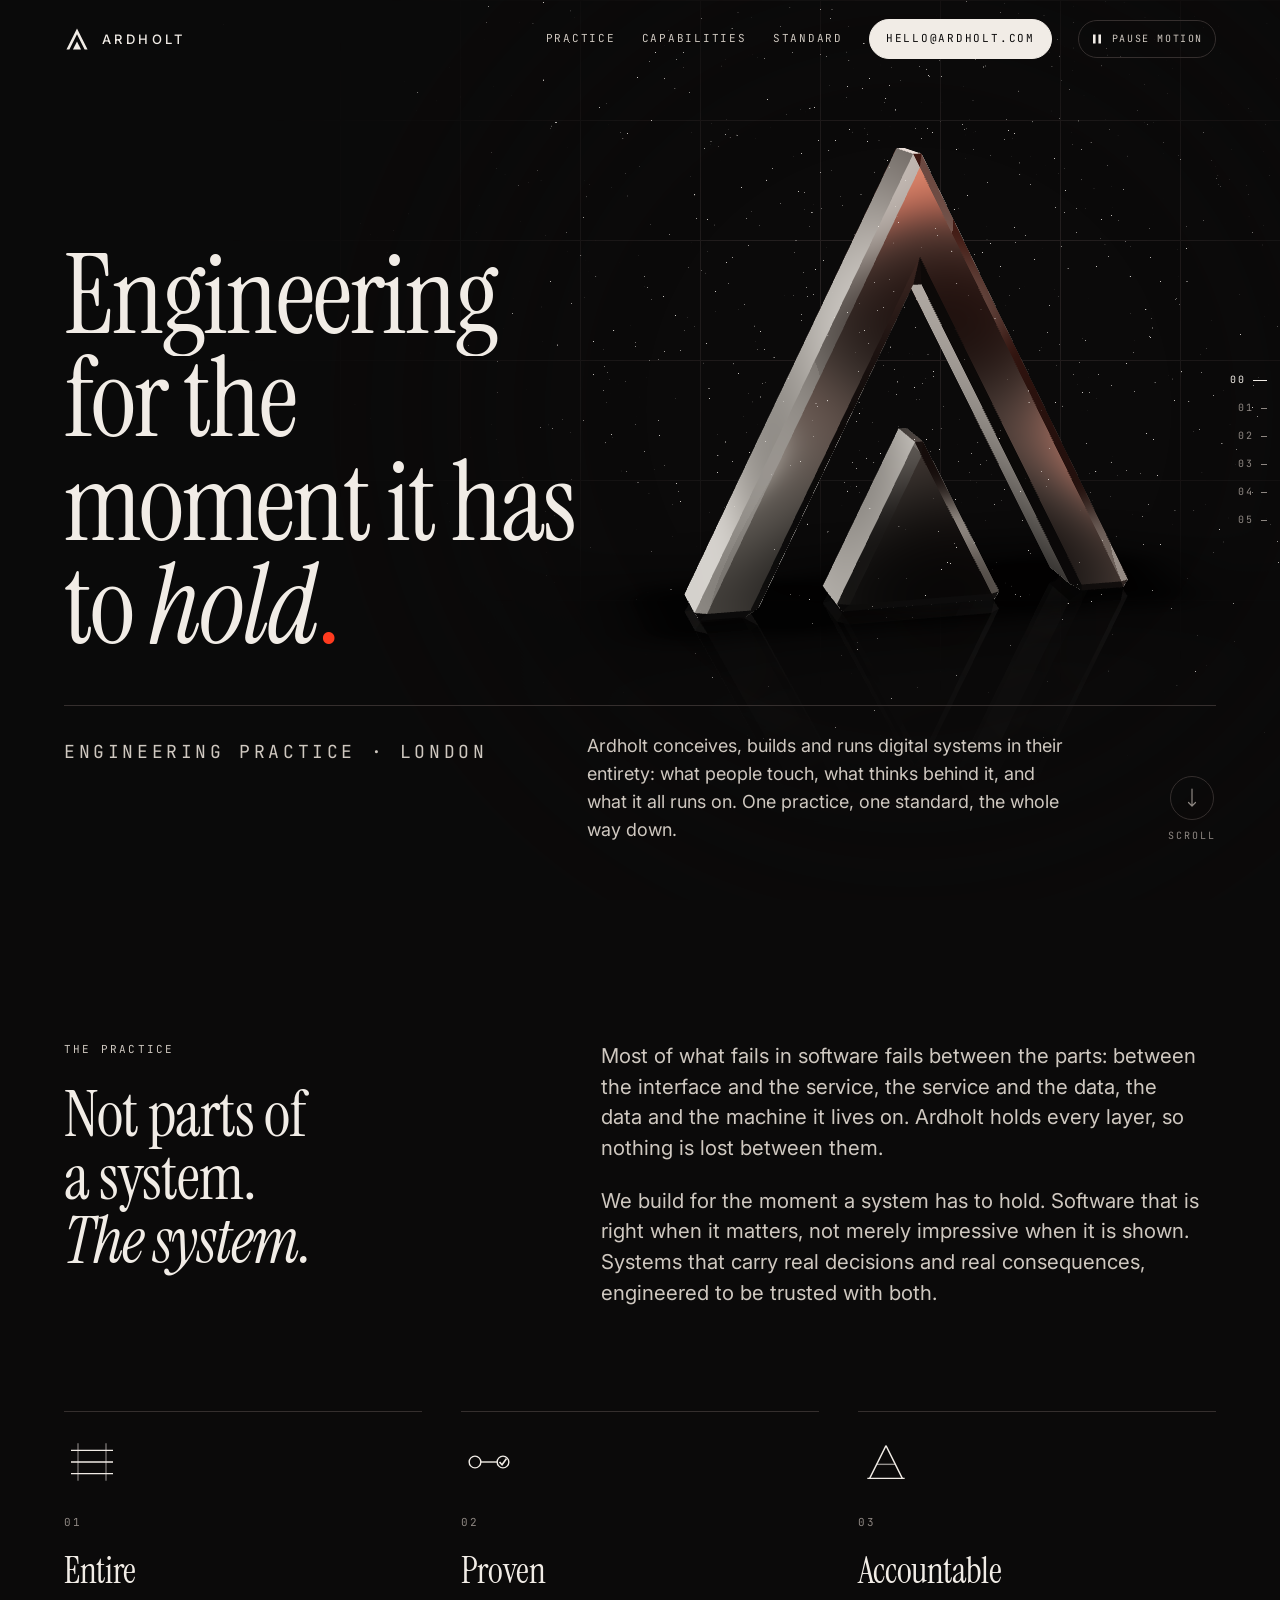
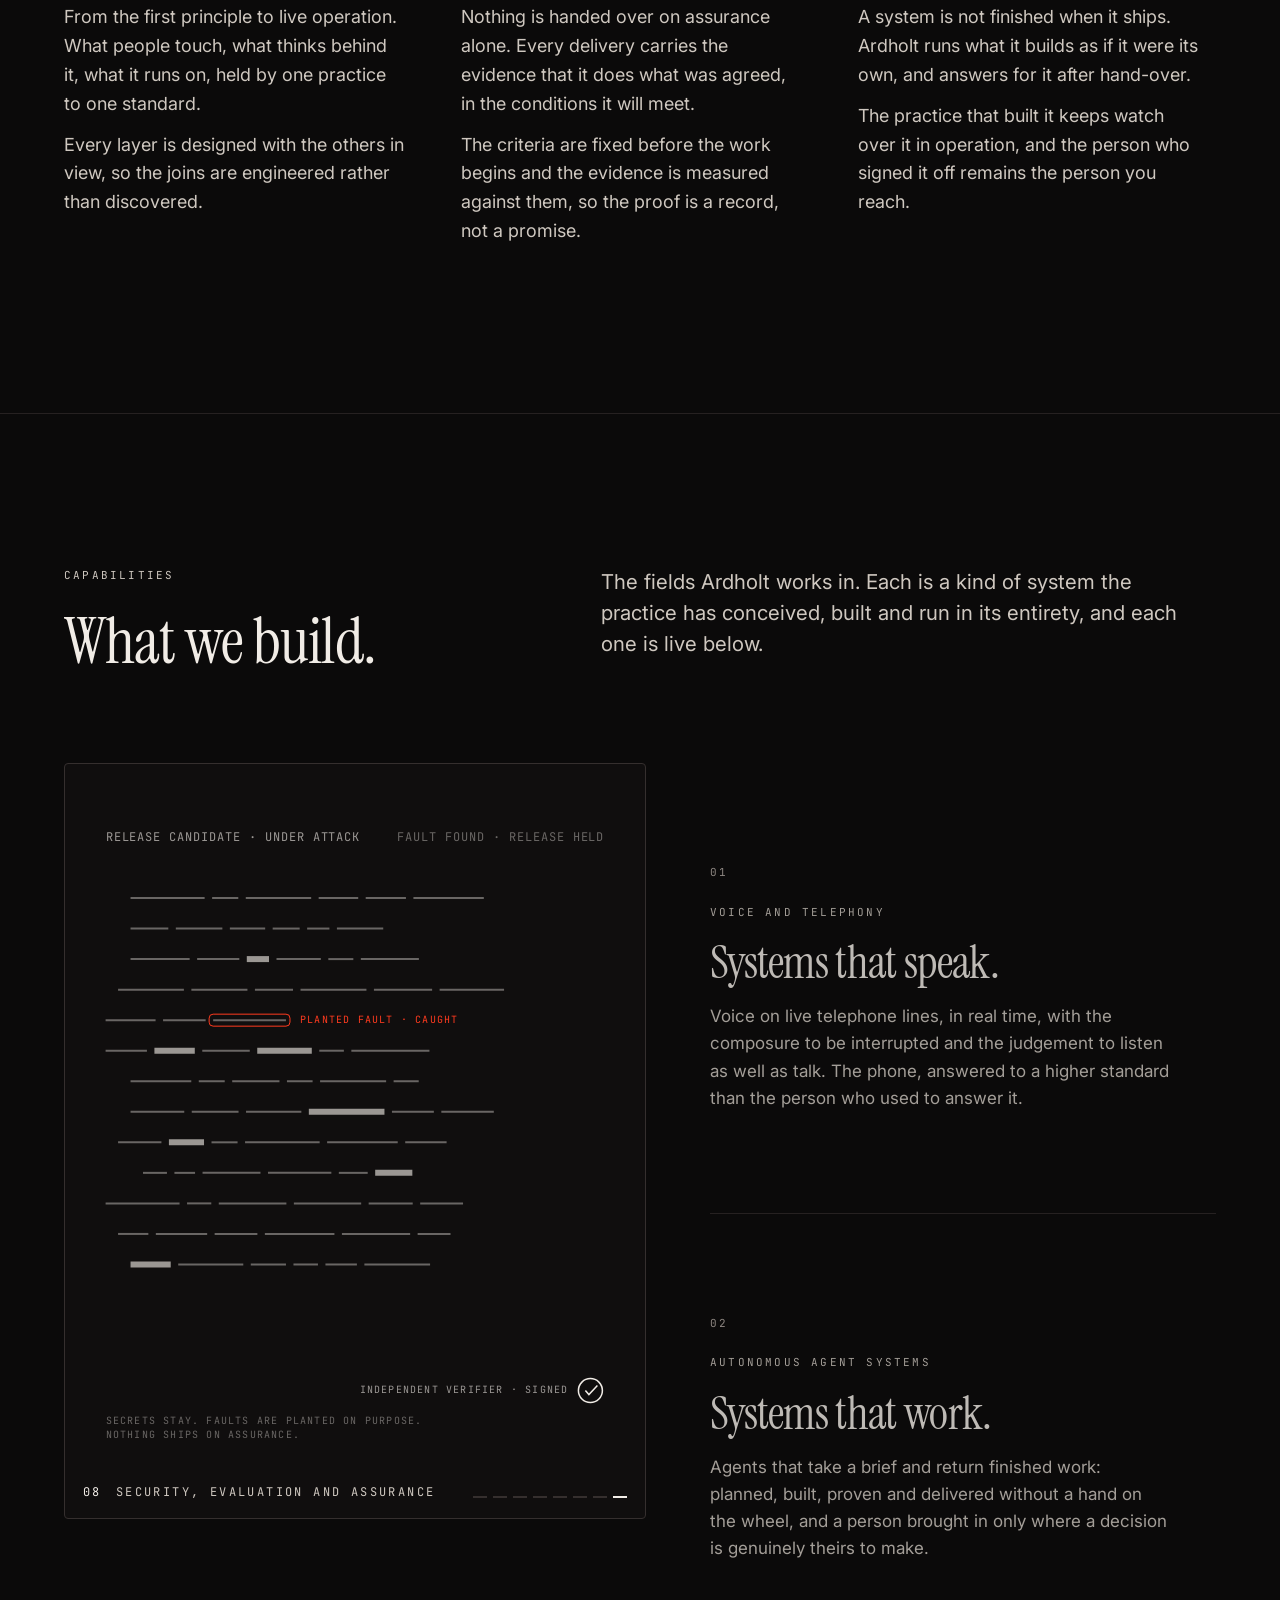
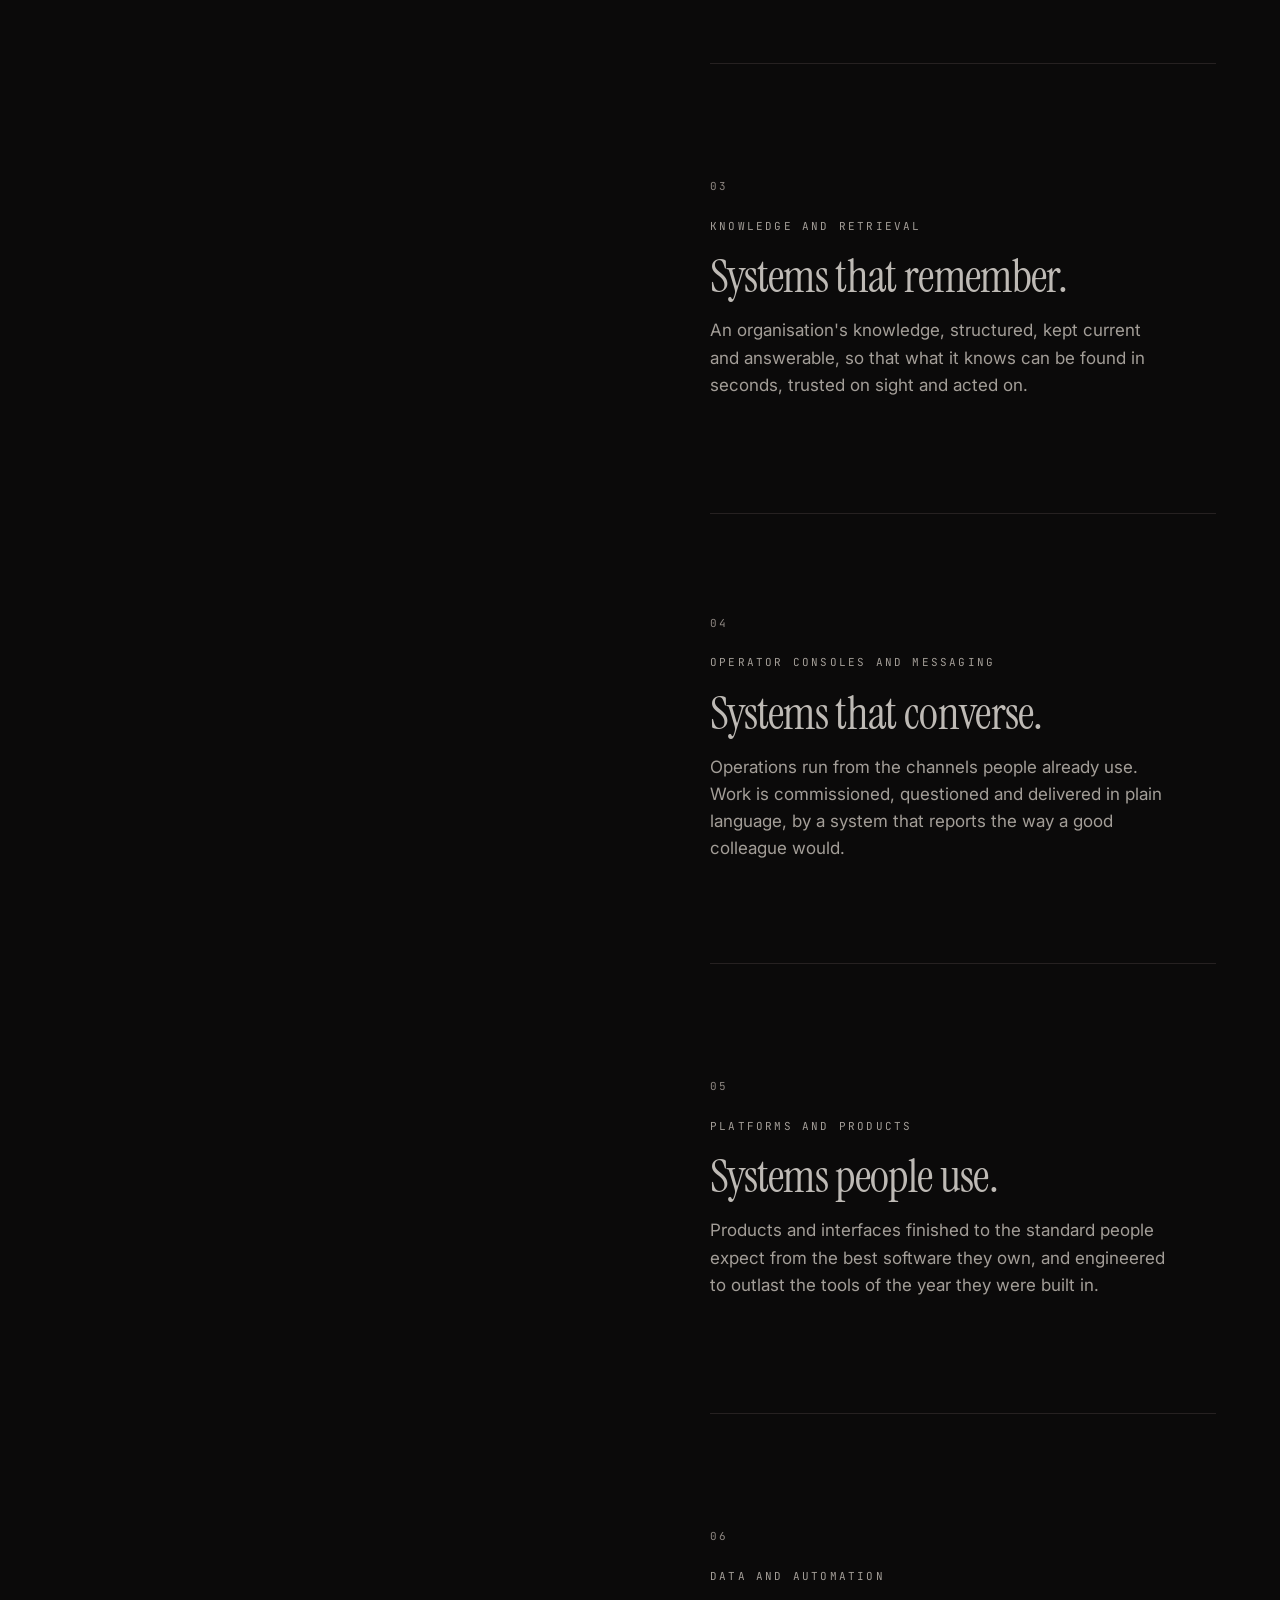
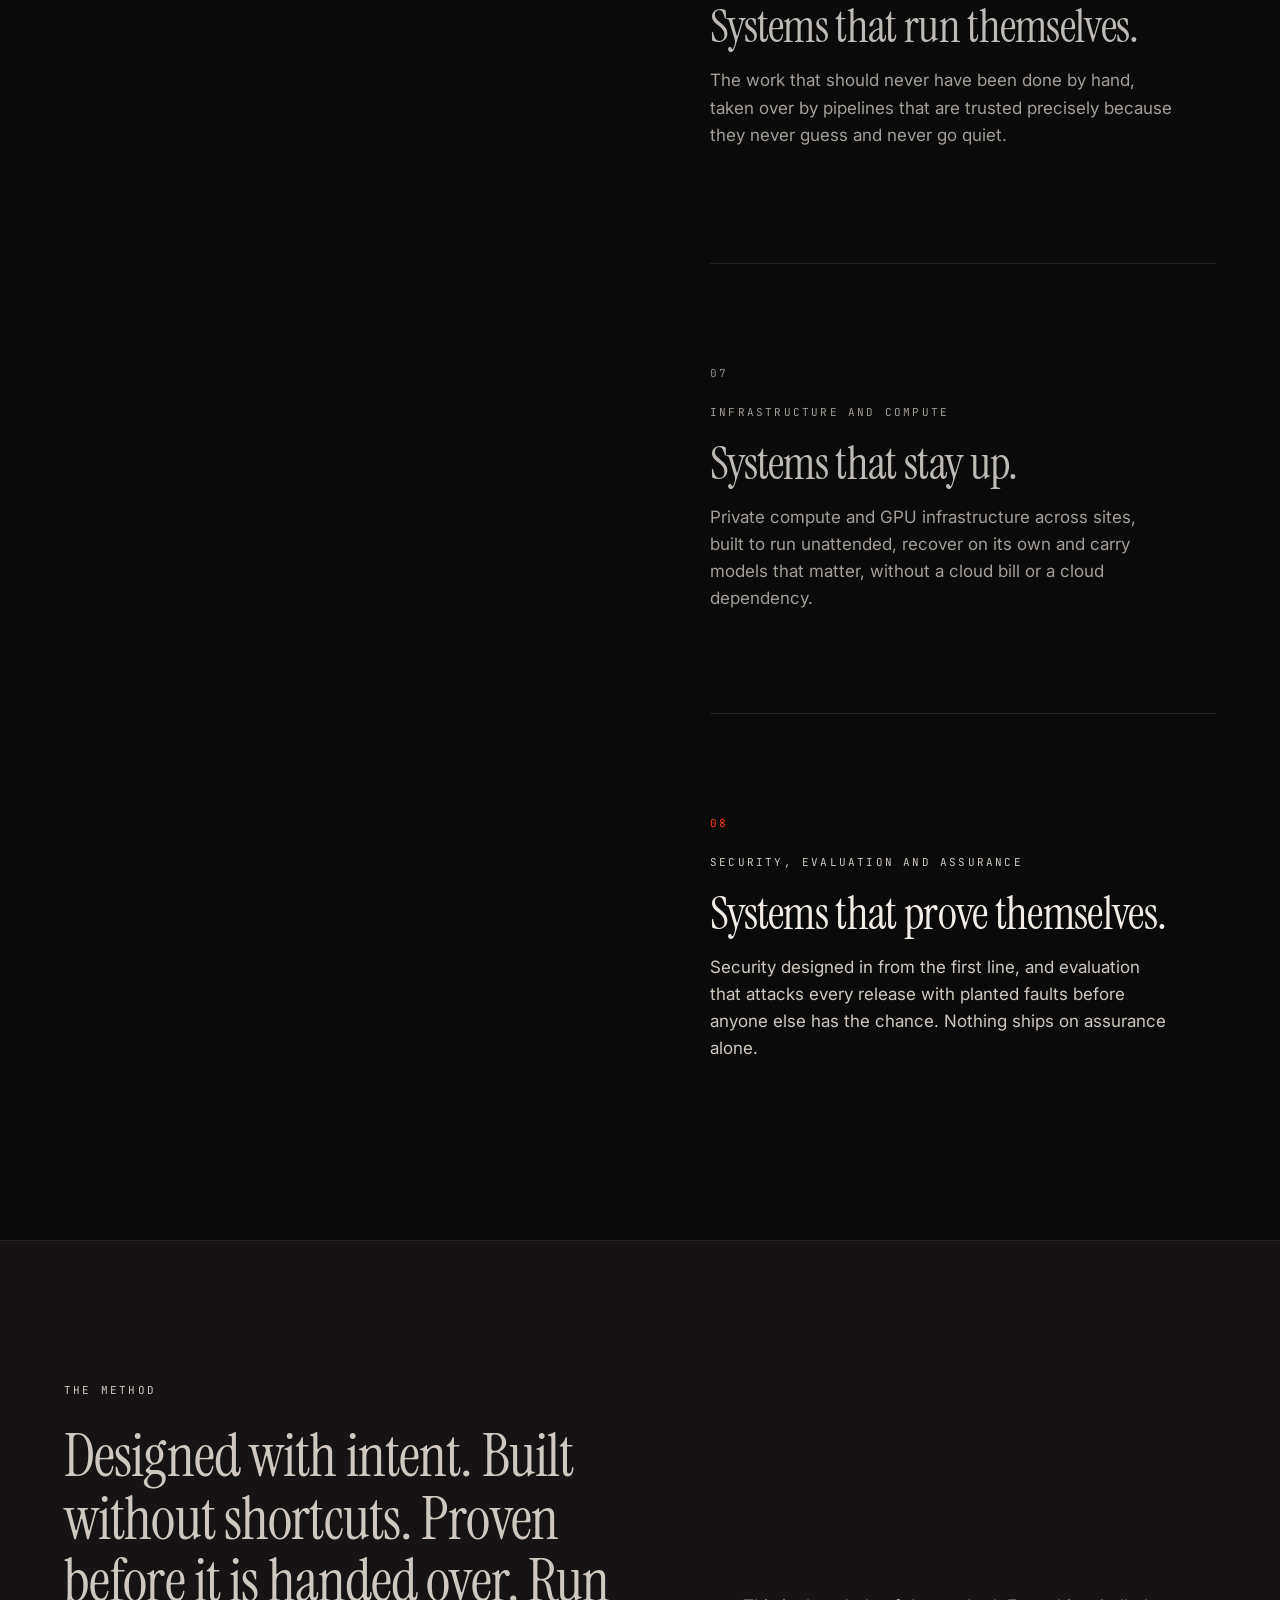
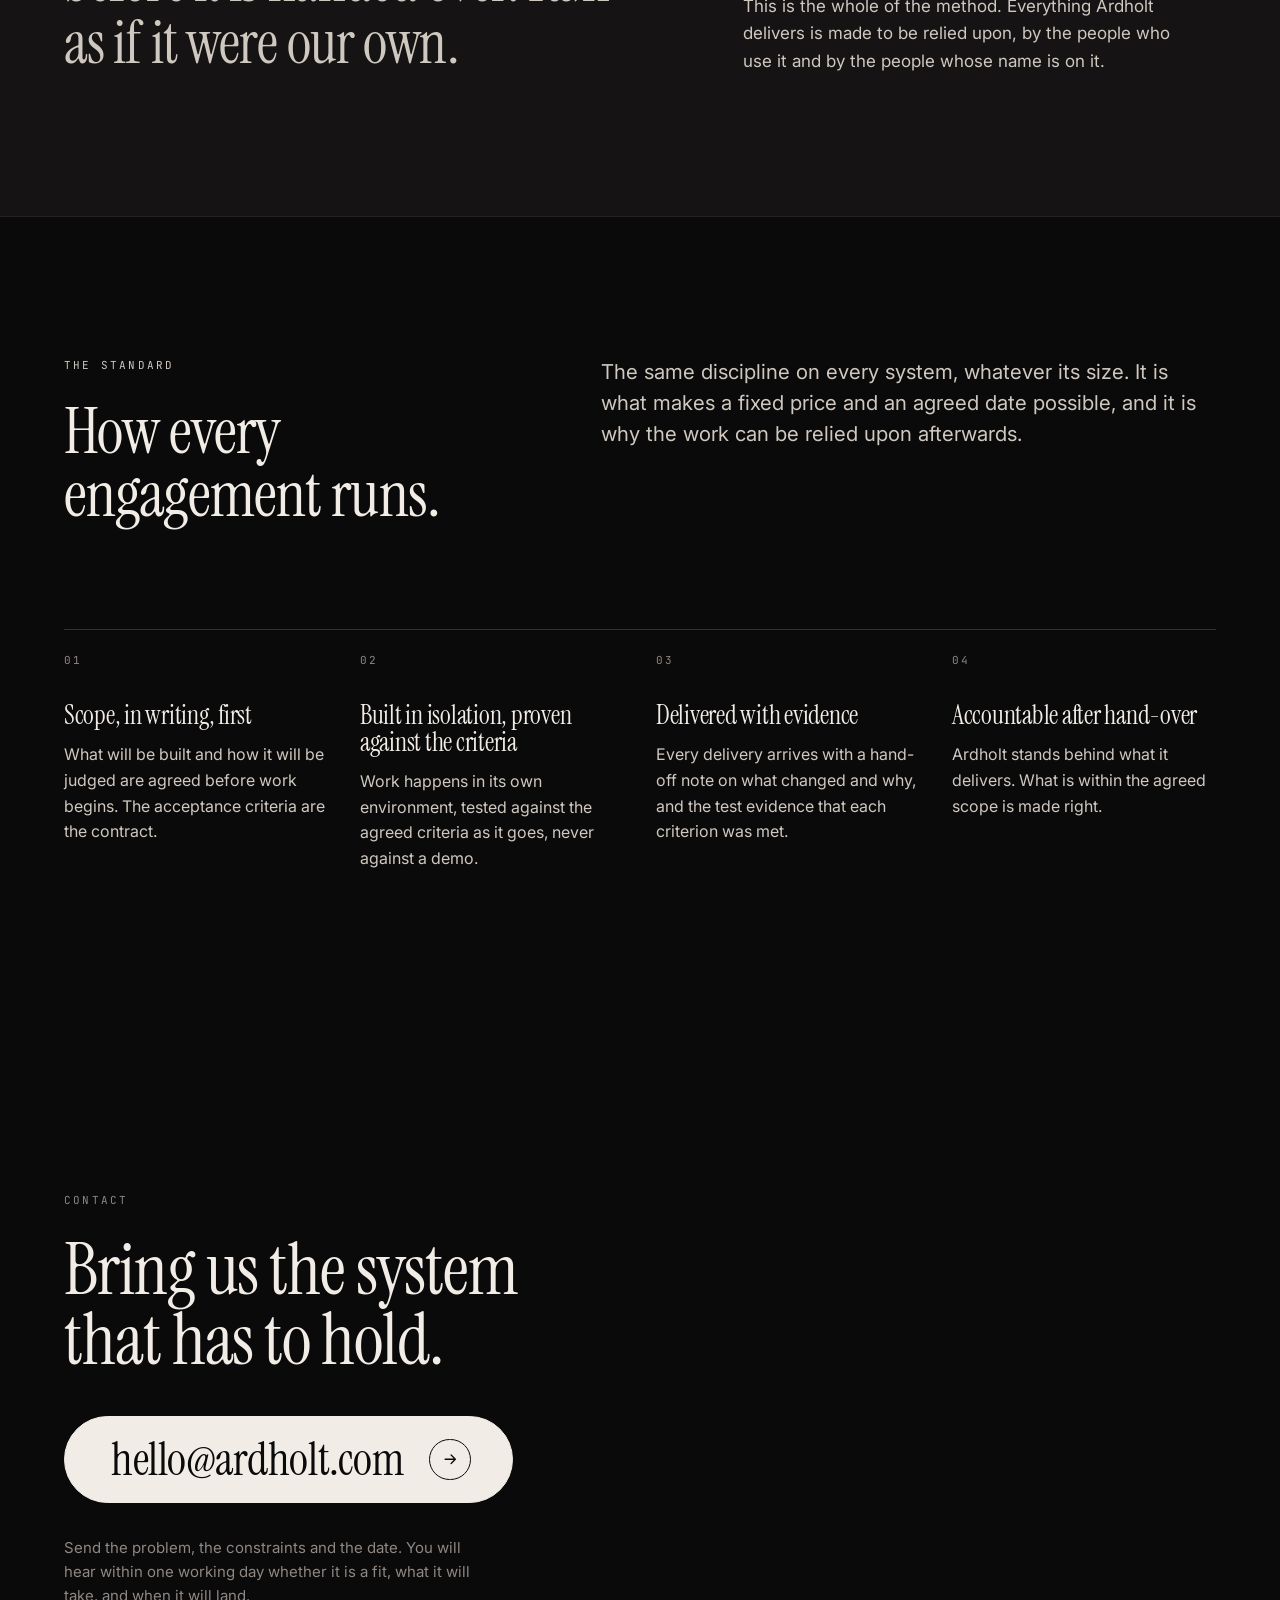
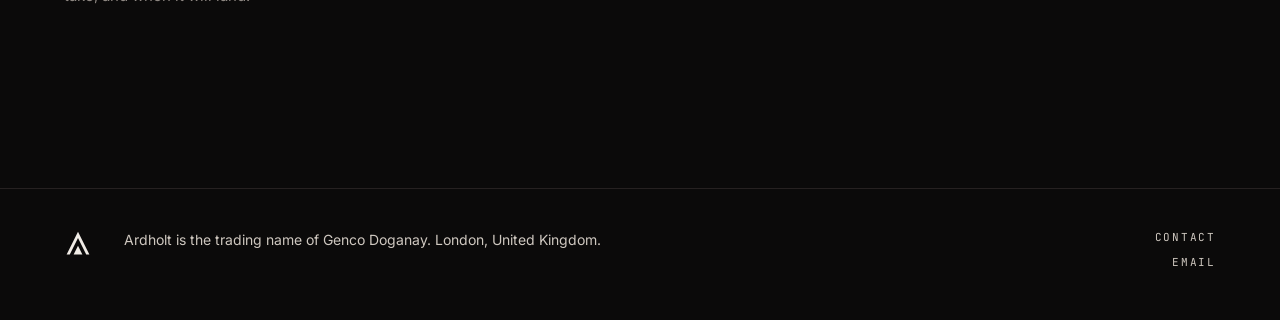
<file: index.html>
<!doctype html>
<html lang="en-GB" class="no-js">
<head>
<meta charset="utf-8">
<meta name="viewport" content="width=device-width, initial-scale=1">
<title>Ardholt — Engineering practice, London</title>
<meta name="description" content="Ardholt is a London engineering practice that conceives, builds and runs digital systems in their entirety: voice and telephony, autonomous agent systems, knowledge and retrieval, platforms, data, infrastructure, security and evaluation. Built for the moment a system has to hold.">
<meta property="og:title" content="Ardholt — Engineering practice, London">
<meta property="og:description" content="Digital systems conceived, built and run in their entirety. Built for the moment a system has to hold.">
<meta property="og:type" content="website">
<meta property="og:url" content="https://ardholt.com/">
<meta property="og:image" content="https://ardholt.com/assets/og.png">
<link rel="canonical" href="https://ardholt.com/">
<script type="application/ld+json">{"@context":"https://schema.org","@graph":[{"@type":"Organization","@id":"https://ardholt.com/#org","name":"Ardholt","url":"https://ardholt.com/","logo":"https://ardholt.com/assets/icon-192.png","email":"hello@ardholt.com","address":{"@type":"PostalAddress","addressLocality":"London","addressCountry":"GB"},"founder":{"@type":"Person","name":"Genco Doganay"},"description":"A London engineering practice that conceives, builds and runs digital systems in their entirety."},{"@type":"WebSite","@id":"https://ardholt.com/#site","url":"https://ardholt.com/","name":"Ardholt","publisher":{"@id":"https://ardholt.com/#org"}}]}</script>
<meta name="theme-color" content="#0b0a0a">
<link rel="icon" href="assets/favicon.svg" type="image/svg+xml">
<link rel="icon" href="assets/favicon-32.png" sizes="32x32" type="image/png">
<link rel="apple-touch-icon" href="assets/apple-touch-icon.png">
<link rel="preconnect" href="https://fonts.googleapis.com">
<link rel="preconnect" href="https://fonts.gstatic.com" crossorigin>
<link rel="stylesheet" href="https://fonts.googleapis.com/css2?family=Instrument+Serif:ital@0;1&family=Inter:wght@400;500&family=JetBrains+Mono:wght@400&display=swap">
<link rel="stylesheet" href="assets/site.css">
<link rel="stylesheet" href="assets/theatre.css">
<script>document.documentElement.classList.remove('no-js');try{if(localStorage.getItem('ardholt-motion')==='off')document.documentElement.classList.add('motion-off')}catch(e){}</script>
<script>(function(r,h){var off=r.classList.contains('motion-off')||matchMedia('(prefers-reduced-motion: reduce)').matches||navigator.webdriver;addEventListener('pagereveal',function(e){var v=e.viewTransition;if(!v)return;if(off||r.classList.contains('motion-off')){v.skipTransition();return}r.classList.add('th-hold');setTimeout(function(){r.classList.remove('th-hold')},250)});try{if(!sessionStorage.getItem('ardholt-seen')){sessionStorage.setItem('ardholt-seen','1');if(h&&!off)r.classList.add('th-arrive')}}catch(e){}})(document.documentElement,1)</script>
</head>
<body>
<a class="skip" href="#main">Skip to main content</a>

<header class="top" id="hdr">
  <a class="brand" href="#top" aria-label="Ardholt, home">
    <svg viewBox="0 0 32 32" fill="currentColor" aria-hidden="true"><path d="M3 29 16 3l13 26h-3.6L16 10.2 6.6 29H3Z"/><path d="M11 29l5-10 5 10H11Z"/></svg>
    ARDHOLT
  </a>
  <nav class="nav" aria-label="Primary">
    <a href="practice/">Practice</a>
    <a href="capabilities/">Capabilities</a>
    <a href="standard/">Standard</a>
    <a class="c btn" href="mailto:hello@ardholt.com"><span class="full">hello@ardholt.com</span><span class="short">Email</span></a>
    <button class="motion" id="motion" type="button" aria-pressed="false"><svg class="ind" viewBox="0 0 12 12" aria-hidden="true"><g class="pause"><rect x="2" y="1.5" width="2.6" height="9"/><rect x="7.4" y="1.5" width="2.6" height="9"/></g><path class="play" d="M3 1.5v9l7.5-4.5z"/></svg><span class="t">Pause motion</span></button>
    <button class="th-menu-btn" id="th-menu-btn" type="button" aria-expanded="false" aria-controls="th-menu"><span class="ic" aria-hidden="true"></span>Menu</button>
  </nav>
</header>
<div class="th-menu" id="th-menu" hidden>
  <nav aria-label="Menu"><ol>
    <li><a class="it" href="practice/"><span class="n" aria-hidden="true">01</span>Practice</a></li>
    <li><a class="it" href="capabilities/"><span class="n" aria-hidden="true">02</span>Capabilities</a></li>
    <li><a class="it" href="standard/"><span class="n" aria-hidden="true">03</span>Standard</a></li>
    <li><a class="it" href="contact/"><span class="n" aria-hidden="true">04</span>Contact</a></li>
  </ol></nav>
  <a class="pill" href="mailto:hello@ardholt.com">hello@ardholt.com</a>
</div>

<main id="main">
<section class="hero wrap" id="top" aria-labelledby="h1">
  <canvas id="truss" class="truss" aria-hidden="true"></canvas>
  <div class="lattice" aria-hidden="true"></div>
  <h1 id="h1" class="lines" data-split>Engineering for the moment it has to <i>hold</i><span class="dot">.</span></h1>
  <nav class="mnav" aria-label="Sections"><a href="#practice">Practice</a><a href="#capabilities">Capabilities</a><a href="#standard">Standard</a></nav>
  <div class="under">
    <p class="label rv nowrap eyebrow">Engineering practice · London</p>
    <p class="rv">Ardholt conceives, builds and runs digital systems in their entirety: what people touch, what thinks behind it, and what it all runs on. One practice, one standard, the whole way down.</p>
  </div>
  <a class="cue rv" href="#practice"><i aria-hidden="true"><svg viewBox="0 0 12 24" fill="none" stroke="currentColor" stroke-width="1.2" stroke-linecap="round" stroke-linejoin="round"><path d="M6 3v17M2.5 16.5 6 20l3.5-3.5"/></svg></i><b>Scroll</b></a>
</section>

<section class="sec wrap" id="practice" aria-labelledby="h-practice">
  <div class="head">
    <div><span class="label rv">The practice</span><h2 id="h-practice" class="lines" data-split>Not parts of a system. <i>The system.</i></h2></div>
    <div>
      <p class="lede rv">Most of what fails in software fails between the parts: between the interface and the service, the service and the data, the data and the machine it lives on. Ardholt holds every layer, so nothing is lost between them.</p>
      <p class="lede rv">We build for the moment a system has to hold. Software that is right when it matters, not merely impressive when it is shown. Systems that carry real decisions and real consequences, engineered to be trusted with both.</p>
    </div>
  </div>
  <div class="three">
    <div class="rv tilt"><svg class="dg" viewBox="0 0 48 48" fill="none" stroke="currentColor" stroke-width="1.2" aria-hidden="true"><path d="M6 14h36M6 24h36M6 34h36"/><path d="M12 8v32M36 8v32" stroke-opacity=".45"/></svg><span class="n">01</span><h3>Entire</h3><p>From the first principle to live operation. What people touch, what thinks behind it, what it runs on, held by one practice to one standard.</p><p class="more">Every layer is designed with the others in view, so the joins are engineered rather than discovered.</p></div>
    <div class="rv tilt"><svg class="dg" viewBox="0 0 48 48" fill="none" stroke="currentColor" stroke-width="1.2" aria-hidden="true"><circle cx="12" cy="24" r="5"/><circle cx="36" cy="24" r="5"/><path d="M17 24h14"/><path d="M33 24l2.2 2.4L39 21" stroke-width="1.4"/></svg><span class="n">02</span><h3>Proven</h3><p>Nothing is handed over on assurance alone. Every delivery carries the evidence that it does what was agreed, in the conditions it will meet.</p><p class="more">The criteria are fixed before the work begins and the evidence is measured against them, so the proof is a record, not a promise.</p></div>
    <div class="rv tilt"><svg class="dg" viewBox="0 0 48 48" fill="none" stroke="currentColor" stroke-width="1.2" aria-hidden="true"><path d="M8 38h32"/><path d="M24 10 10 38M24 10l14 28" /><path d="M16 26h16" stroke-opacity=".6"/></svg><span class="n">03</span><h3>Accountable</h3><p>A system is not finished when it ships. Ardholt runs what it builds as if it were its own, and answers for it after hand-over.</p><p class="more">The practice that built it keeps watch over it in operation, and the person who signed it off remains the person you reach.</p></div>
  </div>
</section>

<section class="caps" id="capabilities" aria-labelledby="h-caps">
  <div class="wrap">
    <div class="head sec-head">
      <div><span class="label rv">Capabilities</span><h2 id="h-caps" class="lines" data-split>What we build.</h2></div>
      <div><p class="lede rv">The fields Ardholt works in. Each is a kind of system the practice has conceived, built and run in its entirety, and each one is live below.</p></div>
    </div>
  </div>
  <div class="wrap scrolly">
    <div class="stage">
      <canvas id="viz" aria-hidden="true"></canvas>
      <div class="stage-label label" aria-live="polite"><span id="viz-n">01</span> <span id="viz-t">Voice and telephony</span></div>
      <ol class="rail" aria-hidden="true"><li class="on"></li><li></li><li></li><li></li><li></li><li></li><li></li><li></li></ol>
    </div>
    <ol class="steps-list">
      <li class="step" data-viz="voice"><span class="n">01</span><h3>Voice and telephony</h3><p class="k">Systems that speak.</p><p>Voice on live telephone lines, in real time, with the composure to be interrupted and the judgement to listen as well as talk. The phone, answered to a higher standard than the person who used to answer it.</p></li>
      <li class="step" data-viz="agents"><span class="n">02</span><h3>Autonomous agent systems</h3><p class="k">Systems that work.</p><p>Agents that take a brief and return finished work: planned, built, proven and delivered without a hand on the wheel, and a person brought in only where a decision is genuinely theirs to make.</p></li>
      <li class="step" data-viz="knowledge"><span class="n">03</span><h3>Knowledge and retrieval</h3><p class="k">Systems that remember.</p><p>An organisation's knowledge, structured, kept current and answerable, so that what it knows can be found in seconds, trusted on sight and acted on.</p></li>
      <li class="step" data-viz="console"><span class="n">04</span><h3>Operator consoles and messaging</h3><p class="k">Systems that converse.</p><p>Operations run from the channels people already use. Work is commissioned, questioned and delivered in plain language, by a system that reports the way a good colleague would.</p></li>
      <li class="step" data-viz="platform"><span class="n">05</span><h3>Platforms and products</h3><p class="k">Systems people use.</p><p>Products and interfaces finished to the standard people expect from the best software they own, and engineered to outlast the tools of the year they were built in.</p></li>
      <li class="step" data-viz="data"><span class="n">06</span><h3>Data and automation</h3><p class="k">Systems that run themselves.</p><p>The work that should never have been done by hand, taken over by pipelines that are trusted precisely because they never guess and never go quiet.</p></li>
      <li class="step" data-viz="infra"><span class="n">07</span><h3>Infrastructure and compute</h3><p class="k">Systems that stay up.</p><p>Private compute and GPU infrastructure across sites, built to run unattended, recover on its own and carry models that matter, without a cloud bill or a cloud dependency.</p></li>
      <li class="step" data-viz="assurance"><span class="n">08</span><h3>Security, evaluation and assurance</h3><p class="k">Systems that prove themselves.</p><p>Security designed in from the first line, and evaluation that attacks every release with planted faults before anyone else has the chance. Nothing ships on assurance alone.</p></li>
    </ol>
  </div>
</section>

<section class="band" aria-label="Statement">
  <div class="wrap sec">
    <span class="label rv band-label">The method</span>
    <div class="r">
      <p class="q scrub" id="scrub">Designed with intent. Built without shortcuts. Proven before it is handed over. Run as if it were our own.</p>
      <p class="rv">This is the whole of the method. Everything Ardholt delivers is made to be relied upon, by the people who use it and by the people whose name is on it.</p>
    </div>
  </div>
</section>

<section class="sec wrap" id="standard" aria-labelledby="h-standard">
  <div class="head">
    <div><span class="label rv">The standard</span><h2 id="h-standard" class="lines" data-split>How every engagement runs.</h2></div>
    <div><p class="lede rv">The same discipline on every system, whatever its size. It is what makes a fixed price and an agreed date possible, and it is why the work can be relied upon afterwards.</p></div>
  </div>
  <div class="steps" id="steps">
    <div class="progress" aria-hidden="true"><i></i></div>
    <div class="rv"><h3>Scope, in writing, first</h3><p>What will be built and how it will be judged are agreed before work begins. The acceptance criteria are the contract.</p></div>
    <div class="rv"><h3>Built in isolation, proven against the criteria</h3><p>Work happens in its own environment, tested against the agreed criteria as it goes, never against a demo.</p></div>
    <div class="rv"><h3>Delivered with evidence</h3><p>Every delivery arrives with a hand-off note on what changed and why, and the test evidence that each criterion was met.</p></div>
    <div class="rv"><h3>Accountable after hand-over</h3><p>Ardholt stands behind what it delivers. What is within the agreed scope is made right.</p></div>
  </div>
</section>

<section class="contact wrap" id="contact" aria-labelledby="h-contact">
  <span class="label rv">Contact</span>
  <h2 id="h-contact" class="lines" data-split>Bring us the system that has to hold.</h2>
  <a class="mail rv magnet" href="mailto:hello@ardholt.com"><span>hello@ardholt.com</span><span class="arrow" aria-hidden="true"><svg viewBox="0 0 24 24" fill="none" stroke="currentColor" stroke-width="1.5" stroke-linecap="round" stroke-linejoin="round"><path d="M6 12h12M13 7l5 5-5 5"/></svg></span></a>
  <p class="note rv">Send the problem, the constraints and the date. You will hear within one working day whether it is a fit, what it will take, and when it will land.</p>
</section>
</main>

<footer class="foot">
  <div class="wrap g">
    <svg viewBox="0 0 32 32" fill="currentColor" aria-hidden="true"><path d="M3 29 16 3l13 26h-3.6L16 10.2 6.6 29H3Z"/><path d="M11 29l5-10 5 10H11Z"/></svg>
    <div>
      <p>Ardholt is the trading name of Genco Doganay. London, United Kingdom.</p>
    </div>
    <div class="links">
      <a href="contact/">Contact</a>
      <a href="mailto:hello@ardholt.com">Email</a>
    </div>
  </div>
</footer>

<nav class="th-chapters" aria-label="Chapters">
  <a href="#top" aria-label="00 Ardholt"><span class="nm" aria-hidden="true">Ardholt</span>00<i></i></a>
  <a href="#practice" aria-label="01 The practice"><span class="nm" aria-hidden="true">The practice</span>01<i></i></a>
  <a href="#capabilities" aria-label="02 Capabilities"><span class="nm" aria-hidden="true">Capabilities</span>02<i></i></a>
  <a href="#statement" aria-label="03 Statement"><span class="nm" aria-hidden="true">Statement</span>03<i></i></a>
  <a href="#standard" aria-label="04 The standard"><span class="nm" aria-hidden="true">The standard</span>04<i></i></a>
  <a href="#contact" aria-label="05 Contact"><span class="nm" aria-hidden="true">Contact</span>05<i></i></a>
</nav>

<script src="assets/site.js" defer></script>
<script src="assets/theatre.js" defer></script>
<script>window.ARDHOLT_HERO_MATERIAL={style:"chrome"}</script>
<script src="assets/hero.js" defer></script>
<script src="assets/scenes.js" defer></script>
</body>
</html>
</file>
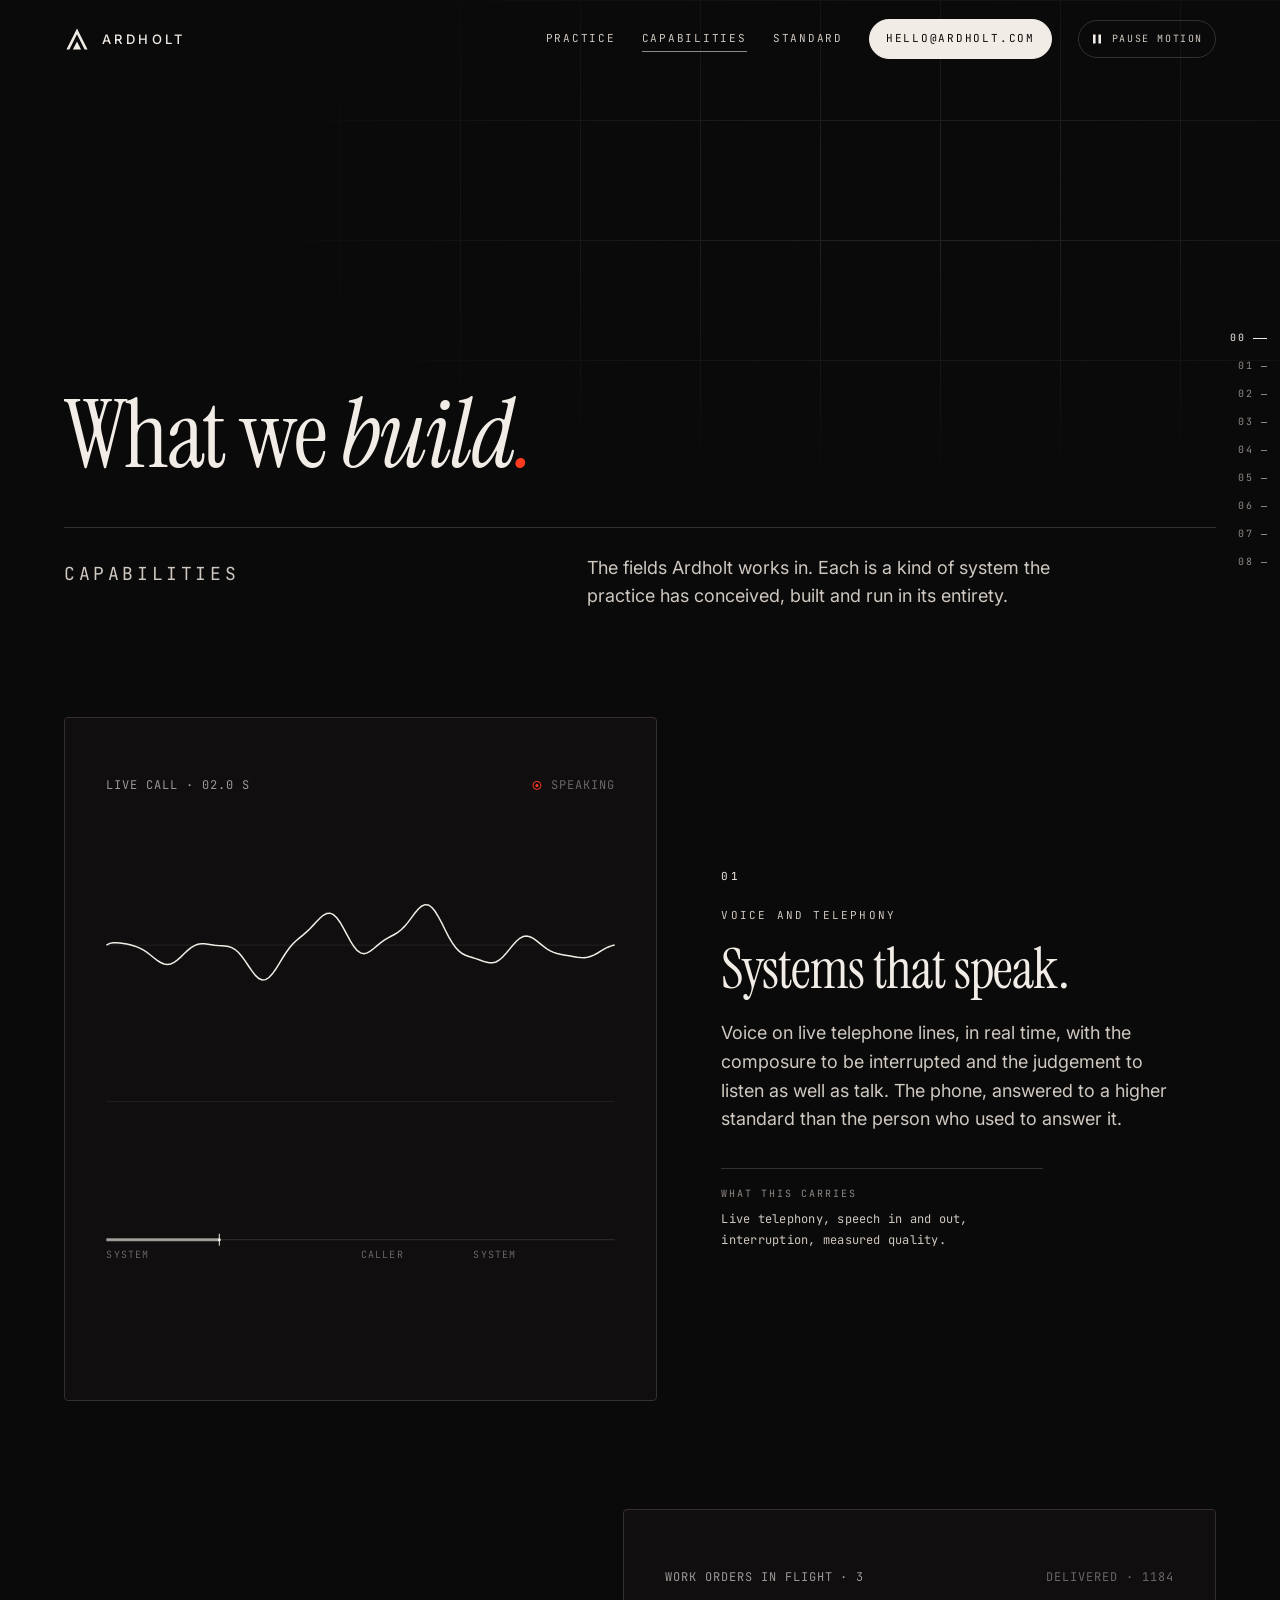
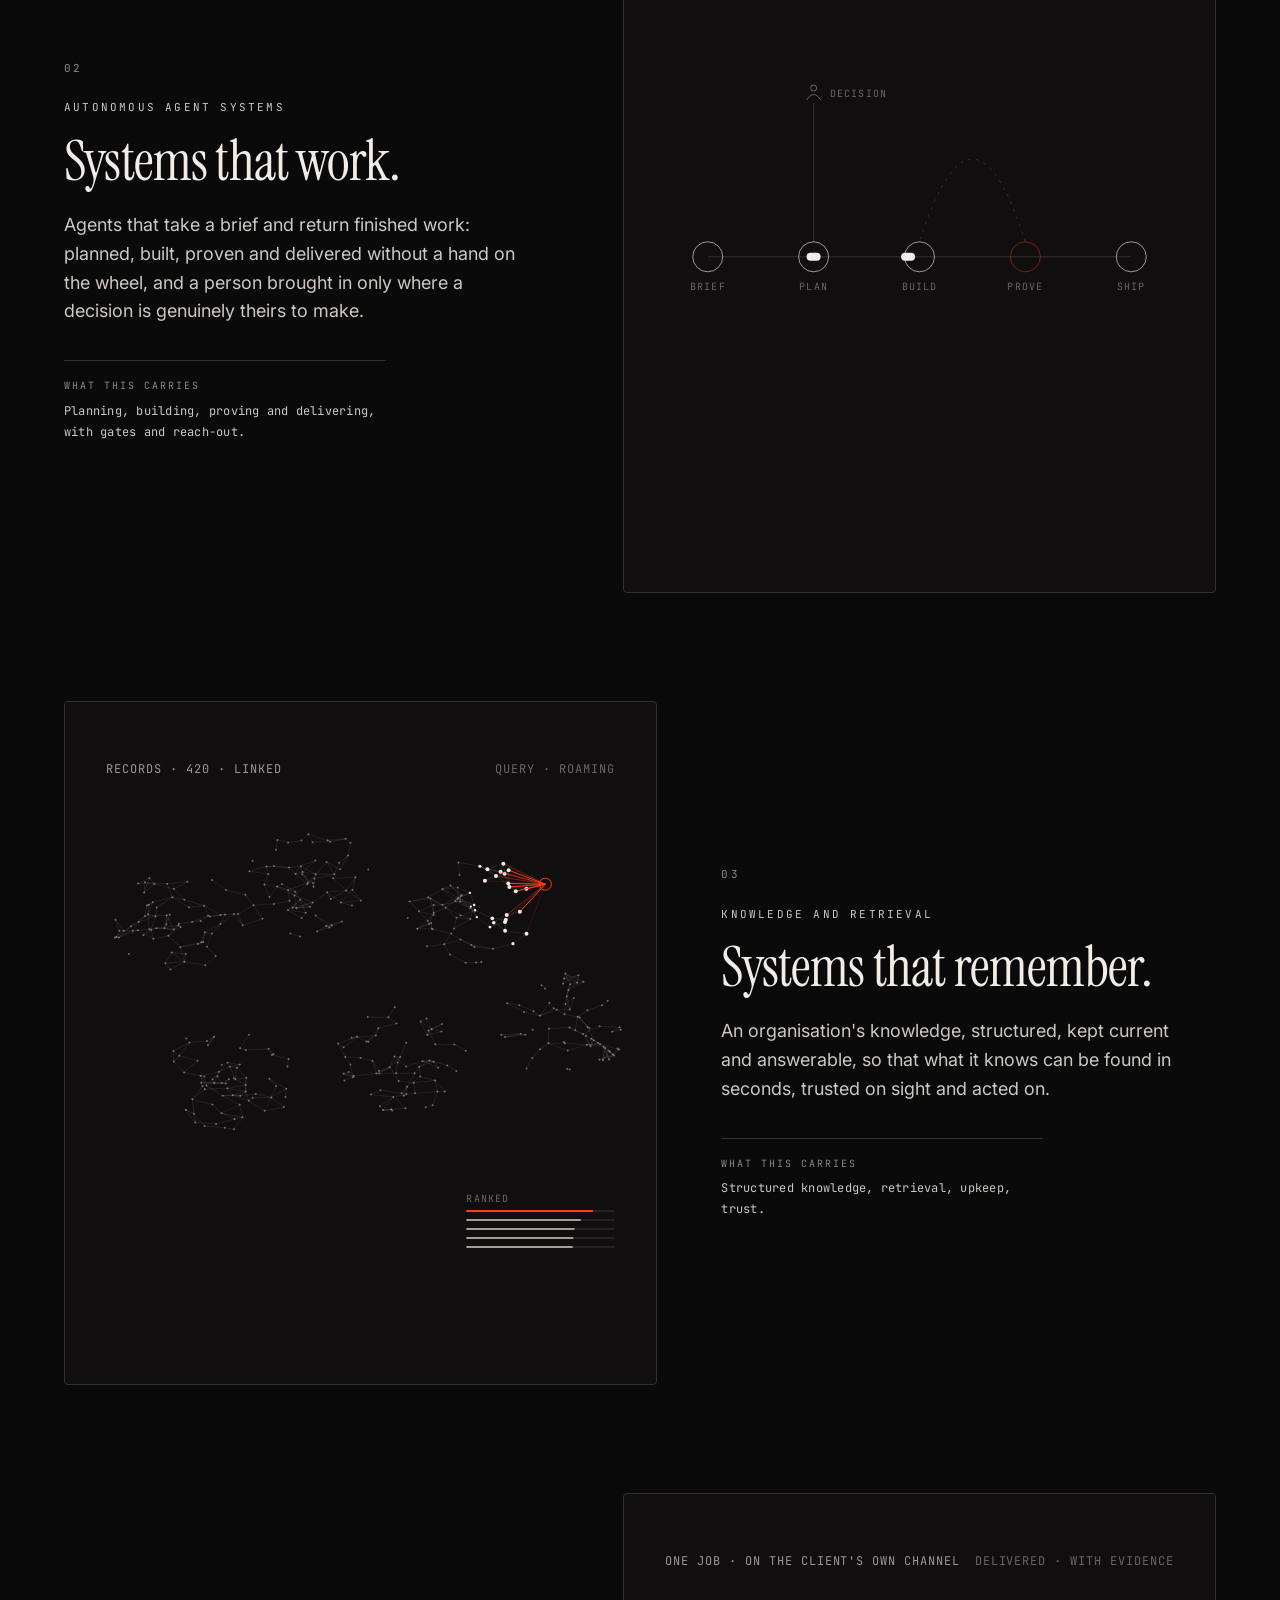
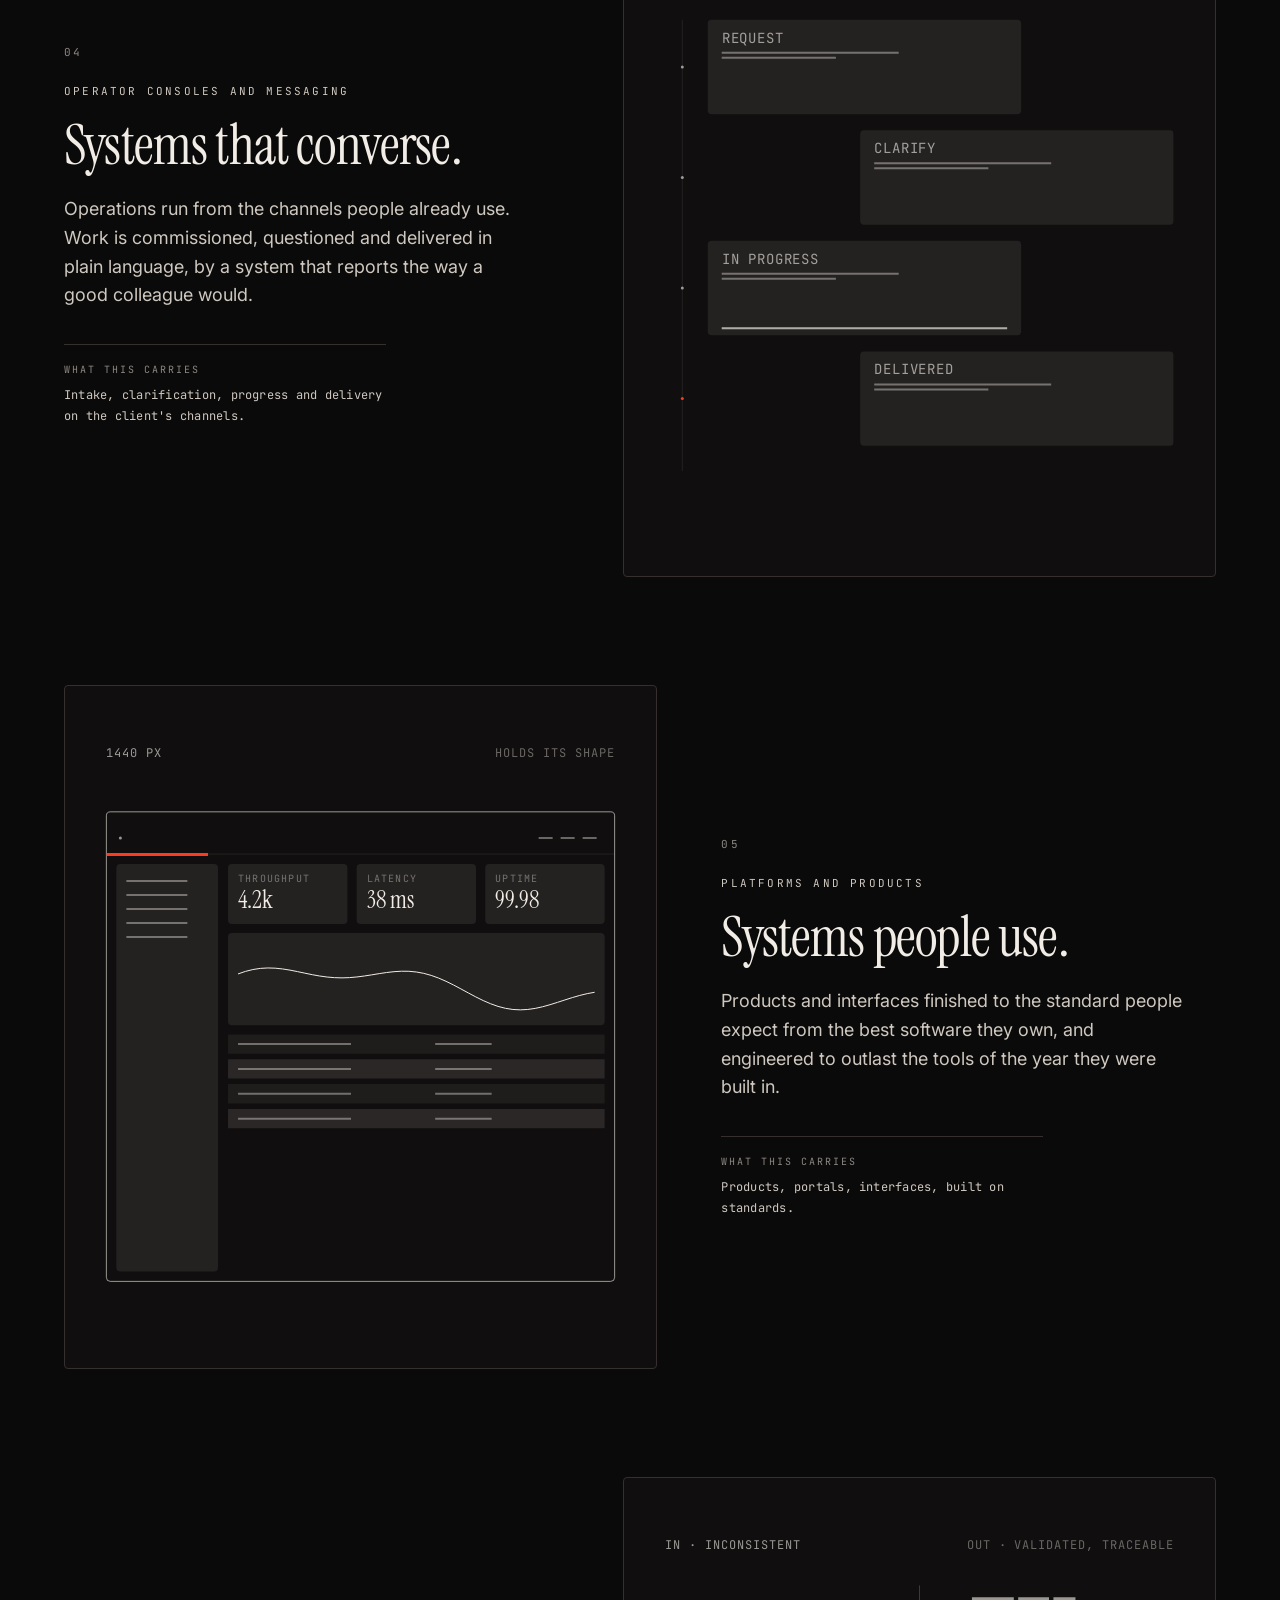
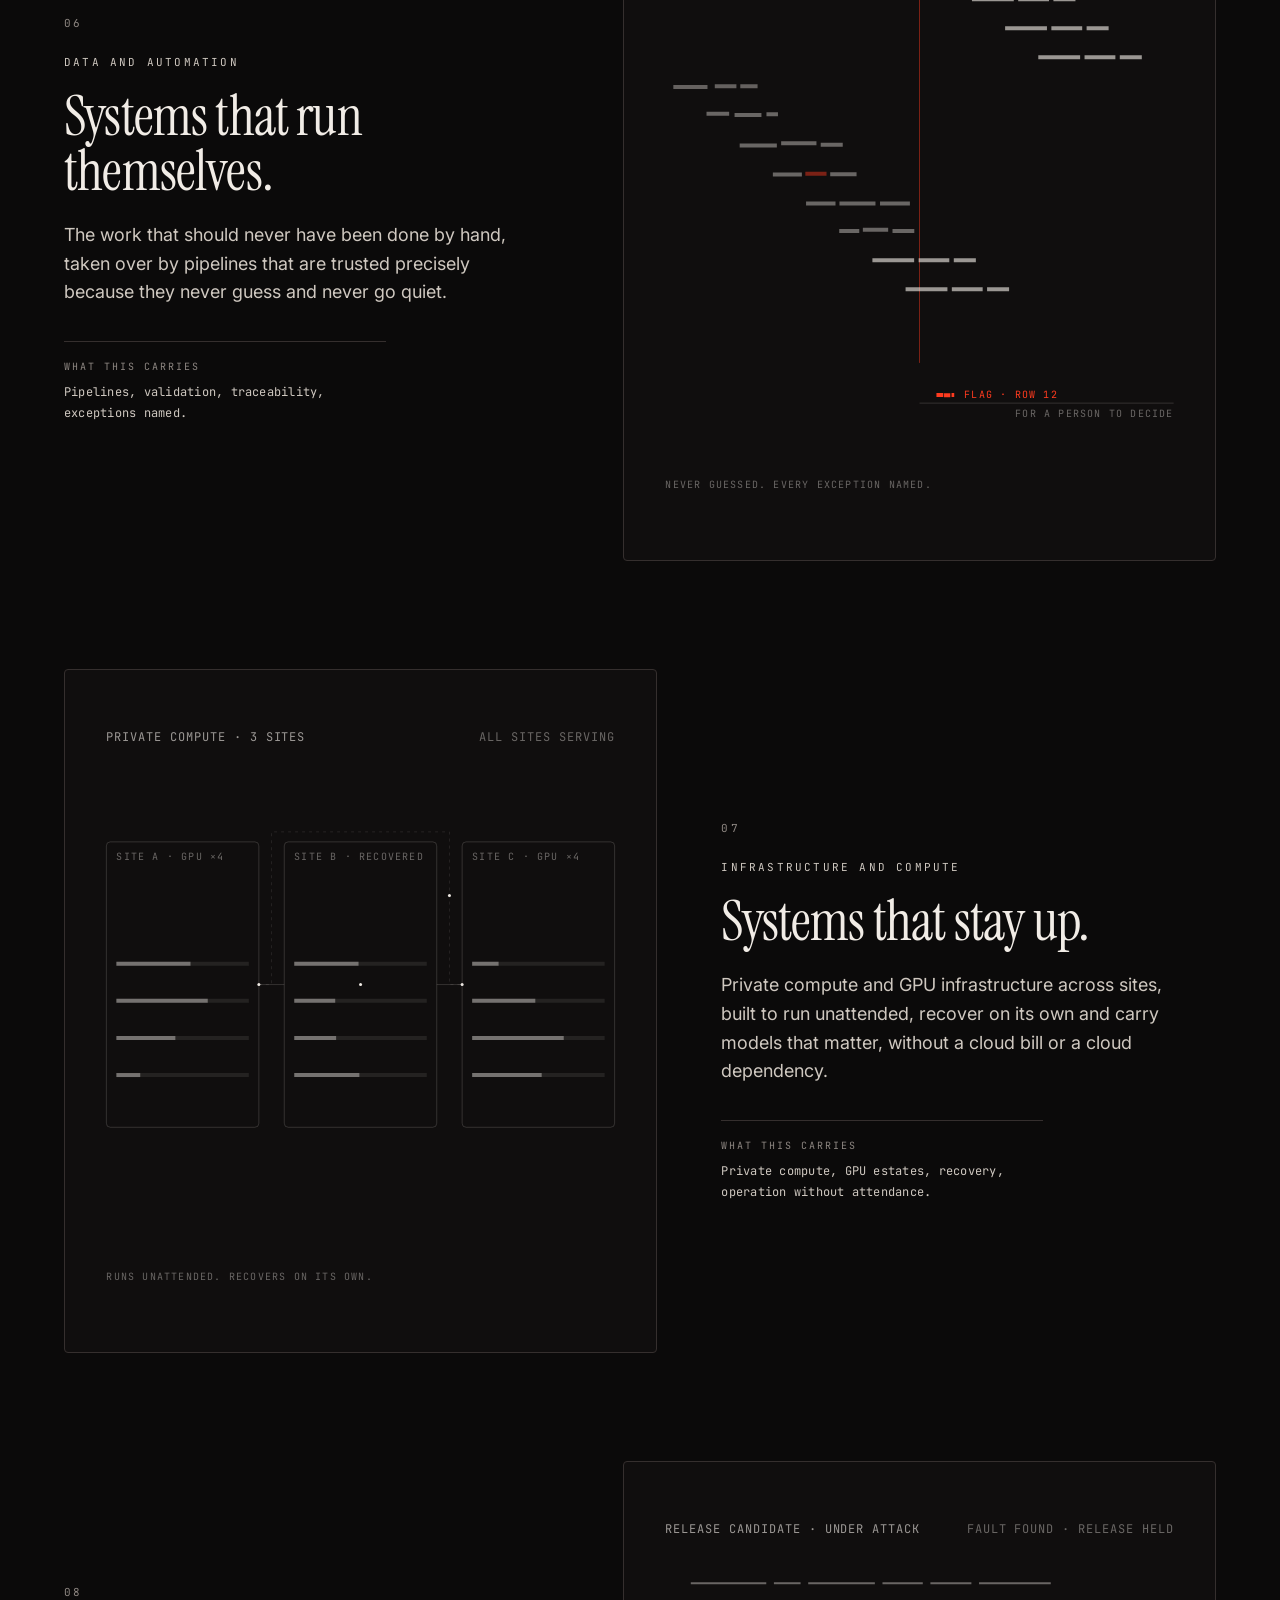
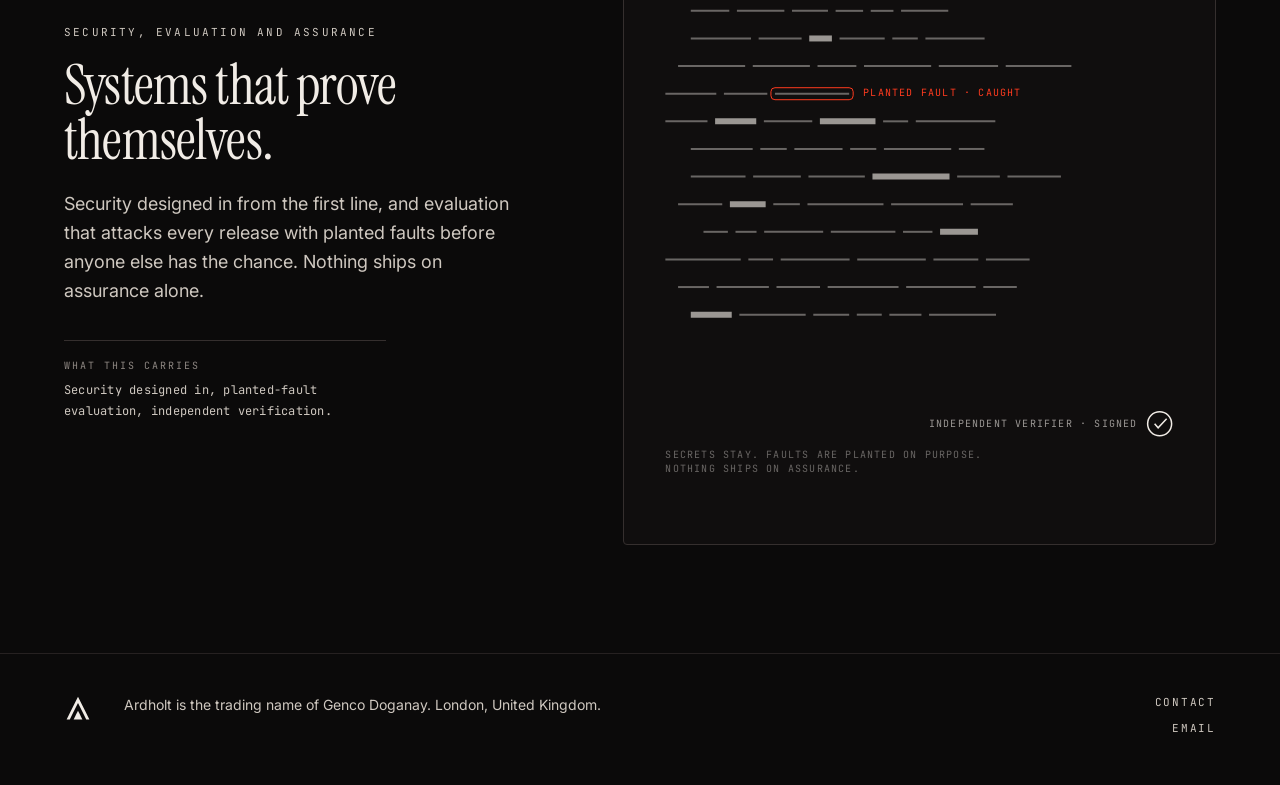
<file: capabilities/index.html>
<!doctype html>
<html lang="en-GB" class="no-js">
<head>
<meta charset="utf-8">
<meta name="viewport" content="width=device-width, initial-scale=1">
<title>Capabilities — Ardholt</title>
<meta name="description" content="The fields Ardholt works in. Each is a kind of system the practice has conceived, built and run in its entirety.">
<meta property="og:title" content="Capabilities — Ardholt">
<meta property="og:description" content="The fields Ardholt works in. Each is a kind of system the practice has conceived, built and run in its entirety.">
<meta property="og:type" content="website">
<meta property="og:url" content="https://ardholt.com/capabilities/">
<meta property="og:image" content="https://ardholt.com/assets/og.png">
<link rel="canonical" href="https://ardholt.com/capabilities/">
<script type="application/ld+json">{"@context":"https://schema.org","@type":"WebPage","url":"https://ardholt.com/capabilities/","isPartOf":{"@id":"https://ardholt.com/#site"},"about":{"@id":"https://ardholt.com/#org"}}</script>
<meta name="theme-color" content="#0b0a0a">
<link rel="icon" href="../assets/favicon.svg" type="image/svg+xml">
<link rel="icon" href="../assets/favicon-32.png" sizes="32x32" type="image/png">
<link rel="apple-touch-icon" href="../assets/apple-touch-icon.png">
<link rel="preconnect" href="https://fonts.googleapis.com">
<link rel="preconnect" href="https://fonts.gstatic.com" crossorigin>
<link rel="stylesheet" href="https://fonts.googleapis.com/css2?family=Instrument+Serif:ital@0;1&family=Inter:wght@400;500&family=JetBrains+Mono:wght@400&display=swap">
<link rel="stylesheet" href="../assets/site.css">
<link rel="stylesheet" href="../assets/theatre.css">
<link rel="stylesheet" href="../assets/pages.css">
<script>document.documentElement.classList.remove('no-js');try{if(localStorage.getItem('ardholt-motion')==='off')document.documentElement.classList.add('motion-off')}catch(e){}</script>
<script>(function(r,h){var off=r.classList.contains('motion-off')||matchMedia('(prefers-reduced-motion: reduce)').matches||navigator.webdriver;addEventListener('pagereveal',function(e){var v=e.viewTransition;if(!v)return;if(off||r.classList.contains('motion-off')){v.skipTransition();return}r.classList.add('th-hold');setTimeout(function(){r.classList.remove('th-hold')},250)});try{if(!sessionStorage.getItem('ardholt-seen')){sessionStorage.setItem('ardholt-seen','1');if(h&&!off)r.classList.add('th-arrive')}}catch(e){}})(document.documentElement,0)</script>
</head>
<body>
<a class="skip" href="#main">Skip to main content</a>

<header class="top" id="hdr">
  <a class="brand" href="../" aria-label="Ardholt, home">
    <svg viewBox="0 0 32 32" fill="currentColor" aria-hidden="true"><path d="M3 29 16 3l13 26h-3.6L16 10.2 6.6 29H3Z"/><path d="M11 29l5-10 5 10H11Z"/></svg>
    ARDHOLT
  </a>
  <nav class="nav" aria-label="Primary">
    <a href="../practice/">Practice</a>
    <a href="../capabilities/" aria-current="page">Capabilities</a>
    <a href="../standard/">Standard</a>
    <a class="c btn" href="mailto:hello@ardholt.com"><span class="full">hello@ardholt.com</span><span class="short">Email</span></a>
    <button class="motion" id="motion" type="button" aria-pressed="false"><svg class="ind" viewBox="0 0 12 12" aria-hidden="true"><g class="pause"><rect x="2" y="1.5" width="2.6" height="9"/><rect x="7.4" y="1.5" width="2.6" height="9"/></g><path class="play" d="M3 1.5v9l7.5-4.5z"/></svg><span class="t">Pause motion</span></button>
    <button class="th-menu-btn" id="th-menu-btn" type="button" aria-expanded="false" aria-controls="th-menu"><span class="ic" aria-hidden="true"></span>Menu</button>
  </nav>
</header>
<div class="th-menu" id="th-menu" hidden>
  <nav aria-label="Menu"><ol>
    <li><a class="it" href="../practice/"><span class="n" aria-hidden="true">01</span>Practice</a></li>
    <li><a class="it" href="../capabilities/" aria-current="page"><span class="n" aria-hidden="true">02</span>Capabilities</a></li>
    <li><a class="it" href="../standard/"><span class="n" aria-hidden="true">03</span>Standard</a></li>
    <li><a class="it" href="../contact/"><span class="n" aria-hidden="true">04</span>Contact</a></li>
  </ol></nav>
  <a class="pill" href="mailto:hello@ardholt.com">hello@ardholt.com</a>
</div>

<main id="main">
<section class="hero ph short wrap" id="top" aria-labelledby="h1">
  <div class="lattice" aria-hidden="true"></div>
  <h1 id="h1" class="lines" data-split>What we <i>build<span class="dot">.</span></i></h1>
  <div class="under">
    <p class="label rv nowrap eyebrow" data-type>Capabilities</p>
    <p class="rv">The fields Ardholt works in. Each is a kind of system the practice has conceived, built and run in its entirety.</p>
  </div>
</section>

<div class="chaps wrap">
  <section class="chap" id="voice" aria-labelledby="c-voice">
    <div class="chap-in">
      <div class="scene" aria-hidden="true"><canvas data-scene="voice"></canvas></div>
      <div class="words">
        <span class="n rv" aria-hidden="true">01</span>
        <h2 id="c-voice" class="rv">Voice and telephony</h2>
        <p class="k rv">Systems that speak.</p>
        <p class="d rv">Voice on live telephone lines, in real time, with the composure to be interrupted and the judgement to listen as well as talk. The phone, answered to a higher standard than the person who used to answer it.</p>
        <p class="carries rv"><span class="label">What this carries</span>Live telephony, speech in and out, interruption, measured quality.</p>
      </div>
    </div>
  </section>
  <section class="chap" id="agents" aria-labelledby="c-agents">
    <div class="chap-in">
      <div class="scene" aria-hidden="true"><canvas data-scene="agents"></canvas></div>
      <div class="words">
        <span class="n rv" aria-hidden="true">02</span>
        <h2 id="c-agents" class="rv">Autonomous agent systems</h2>
        <p class="k rv">Systems that work.</p>
        <p class="d rv">Agents that take a brief and return finished work: planned, built, proven and delivered without a hand on the wheel, and a person brought in only where a decision is genuinely theirs to make.</p>
        <p class="carries rv"><span class="label">What this carries</span>Planning, building, proving and delivering, with gates and reach-out.</p>
      </div>
    </div>
  </section>
  <section class="chap" id="knowledge" aria-labelledby="c-knowledge">
    <div class="chap-in">
      <div class="scene" aria-hidden="true"><canvas data-scene="knowledge"></canvas></div>
      <div class="words">
        <span class="n rv" aria-hidden="true">03</span>
        <h2 id="c-knowledge" class="rv">Knowledge and retrieval</h2>
        <p class="k rv">Systems that remember.</p>
        <p class="d rv">An organisation's knowledge, structured, kept current and answerable, so that what it knows can be found in seconds, trusted on sight and acted on.</p>
        <p class="carries rv"><span class="label">What this carries</span>Structured knowledge, retrieval, upkeep, trust.</p>
      </div>
    </div>
  </section>
  <section class="chap" id="console" aria-labelledby="c-console">
    <div class="chap-in">
      <div class="scene" aria-hidden="true"><canvas data-scene="console"></canvas></div>
      <div class="words">
        <span class="n rv" aria-hidden="true">04</span>
        <h2 id="c-console" class="rv">Operator consoles and messaging</h2>
        <p class="k rv">Systems that converse.</p>
        <p class="d rv">Operations run from the channels people already use. Work is commissioned, questioned and delivered in plain language, by a system that reports the way a good colleague would.</p>
        <p class="carries rv"><span class="label">What this carries</span>Intake, clarification, progress and delivery on the client's channels.</p>
      </div>
    </div>
  </section>
  <section class="chap" id="platform" aria-labelledby="c-platform">
    <div class="chap-in">
      <div class="scene" aria-hidden="true"><canvas data-scene="platform"></canvas></div>
      <div class="words">
        <span class="n rv" aria-hidden="true">05</span>
        <h2 id="c-platform" class="rv">Platforms and products</h2>
        <p class="k rv">Systems people use.</p>
        <p class="d rv">Products and interfaces finished to the standard people expect from the best software they own, and engineered to outlast the tools of the year they were built in.</p>
        <p class="carries rv"><span class="label">What this carries</span>Products, portals, interfaces, built on standards.</p>
      </div>
    </div>
  </section>
  <section class="chap" id="data" aria-labelledby="c-data">
    <div class="chap-in">
      <div class="scene" aria-hidden="true"><canvas data-scene="data"></canvas></div>
      <div class="words">
        <span class="n rv" aria-hidden="true">06</span>
        <h2 id="c-data" class="rv">Data and automation</h2>
        <p class="k rv">Systems that run themselves.</p>
        <p class="d rv">The work that should never have been done by hand, taken over by pipelines that are trusted precisely because they never guess and never go quiet.</p>
        <p class="carries rv"><span class="label">What this carries</span>Pipelines, validation, traceability, exceptions named.</p>
      </div>
    </div>
  </section>
  <section class="chap" id="infra" aria-labelledby="c-infra">
    <div class="chap-in">
      <div class="scene" aria-hidden="true"><canvas data-scene="infra"></canvas></div>
      <div class="words">
        <span class="n rv" aria-hidden="true">07</span>
        <h2 id="c-infra" class="rv">Infrastructure and compute</h2>
        <p class="k rv">Systems that stay up.</p>
        <p class="d rv">Private compute and GPU infrastructure across sites, built to run unattended, recover on its own and carry models that matter, without a cloud bill or a cloud dependency.</p>
        <p class="carries rv"><span class="label">What this carries</span>Private compute, GPU estates, recovery, operation without attendance.</p>
      </div>
    </div>
  </section>
  <section class="chap" id="assurance" aria-labelledby="c-assurance">
    <div class="chap-in">
      <div class="scene" aria-hidden="true"><canvas data-scene="assurance"></canvas></div>
      <div class="words">
        <span class="n rv" aria-hidden="true">08</span>
        <h2 id="c-assurance" class="rv">Security, evaluation and assurance</h2>
        <p class="k rv">Systems that prove themselves.</p>
        <p class="d rv">Security designed in from the first line, and evaluation that attacks every release with planted faults before anyone else has the chance. Nothing ships on assurance alone.</p>
        <p class="carries rv"><span class="label">What this carries</span>Security designed in, planted-fault evaluation, independent verification.</p>
      </div>
    </div>
  </section>
</div>
</main>

<footer class="foot">
  <div class="wrap g">
    <svg viewBox="0 0 32 32" fill="currentColor" aria-hidden="true"><path d="M3 29 16 3l13 26h-3.6L16 10.2 6.6 29H3Z"/><path d="M11 29l5-10 5 10H11Z"/></svg>
    <div>
      <p>Ardholt is the trading name of Genco Doganay. London, United Kingdom.</p>
    </div>
    <div class="links">
      <a href="../contact/">Contact</a>
      <a href="mailto:hello@ardholt.com">Email</a>
    </div>
  </div>
</footer>

<nav class="th-chapters" aria-label="Chapters">
  <a href="#top" aria-label="00 Capabilities"><span class="nm" aria-hidden="true">Capabilities</span>00<i></i></a>
  <a href="#voice" aria-label="01 Voice and telephony"><span class="nm" aria-hidden="true">Voice and telephony</span>01<i></i></a>
  <a href="#agents" aria-label="02 Autonomous agent systems"><span class="nm" aria-hidden="true">Autonomous agent systems</span>02<i></i></a>
  <a href="#knowledge" aria-label="03 Knowledge and retrieval"><span class="nm" aria-hidden="true">Knowledge and retrieval</span>03<i></i></a>
  <a href="#console" aria-label="04 Operator consoles and messaging"><span class="nm" aria-hidden="true">Operator consoles and messaging</span>04<i></i></a>
  <a href="#platform" aria-label="05 Platforms and products"><span class="nm" aria-hidden="true">Platforms and products</span>05<i></i></a>
  <a href="#data" aria-label="06 Data and automation"><span class="nm" aria-hidden="true">Data and automation</span>06<i></i></a>
  <a href="#infra" aria-label="07 Infrastructure and compute"><span class="nm" aria-hidden="true">Infrastructure and compute</span>07<i></i></a>
  <a href="#assurance" aria-label="08 Security, evaluation and assurance"><span class="nm" aria-hidden="true">Security, evaluation and assurance</span>08<i></i></a>
</nav>

<script src="../assets/site.js" defer></script>
<script src="../assets/scenes.js" defer></script>
<script src="../assets/theatre.js" defer></script>
</body>
</html>
</file>
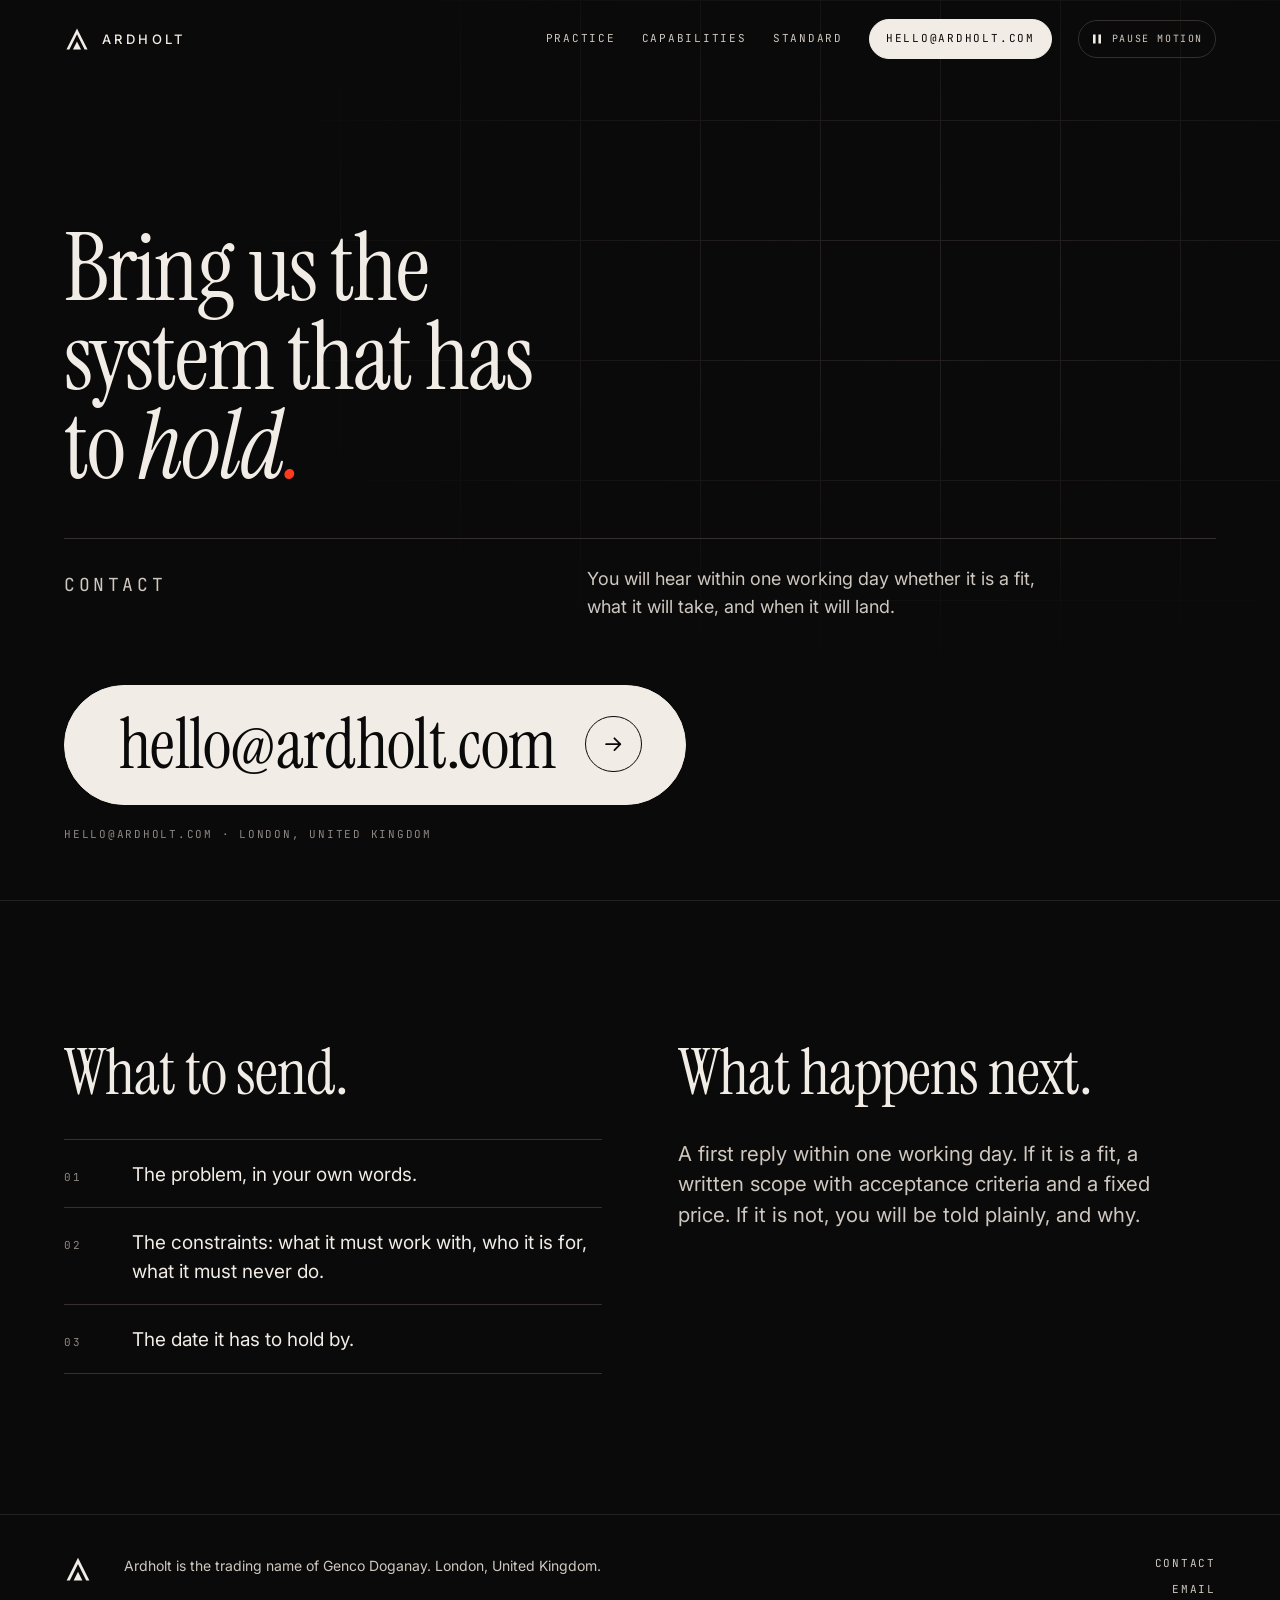
<file: contact/index.html>
<!doctype html>
<html lang="en-GB" class="no-js">
<head>
<meta charset="utf-8">
<meta name="viewport" content="width=device-width, initial-scale=1">
<title>Contact — Ardholt</title>
<meta name="description" content="You will hear within one working day whether it is a fit, what it will take, and when it will land.">
<meta property="og:title" content="Contact — Ardholt">
<meta property="og:description" content="You will hear within one working day whether it is a fit, what it will take, and when it will land.">
<meta property="og:type" content="website">
<meta property="og:url" content="https://ardholt.com/contact/">
<meta property="og:image" content="https://ardholt.com/assets/og.png">
<link rel="canonical" href="https://ardholt.com/contact/">
<script type="application/ld+json">{"@context":"https://schema.org","@type":"WebPage","url":"https://ardholt.com/contact/","isPartOf":{"@id":"https://ardholt.com/#site"},"about":{"@id":"https://ardholt.com/#org"}}</script>
<meta name="theme-color" content="#0b0a0a">
<link rel="icon" href="../assets/favicon.svg" type="image/svg+xml">
<link rel="icon" href="../assets/favicon-32.png" sizes="32x32" type="image/png">
<link rel="apple-touch-icon" href="../assets/apple-touch-icon.png">
<link rel="preconnect" href="https://fonts.googleapis.com">
<link rel="preconnect" href="https://fonts.gstatic.com" crossorigin>
<link rel="stylesheet" href="https://fonts.googleapis.com/css2?family=Instrument+Serif:ital@0;1&family=Inter:wght@400;500&family=JetBrains+Mono:wght@400&display=swap">
<link rel="stylesheet" href="../assets/site.css">
<link rel="stylesheet" href="../assets/theatre.css">
<link rel="stylesheet" href="../assets/pages.css">
<script>document.documentElement.classList.remove('no-js');try{if(localStorage.getItem('ardholt-motion')==='off')document.documentElement.classList.add('motion-off')}catch(e){}</script>
<script>(function(r,h){var off=r.classList.contains('motion-off')||matchMedia('(prefers-reduced-motion: reduce)').matches||navigator.webdriver;addEventListener('pagereveal',function(e){var v=e.viewTransition;if(!v)return;if(off||r.classList.contains('motion-off')){v.skipTransition();return}r.classList.add('th-hold');setTimeout(function(){r.classList.remove('th-hold')},250)});try{if(!sessionStorage.getItem('ardholt-seen')){sessionStorage.setItem('ardholt-seen','1');if(h&&!off)r.classList.add('th-arrive')}}catch(e){}})(document.documentElement,0)</script>
</head>
<body>
<a class="skip" href="#main">Skip to main content</a>

<header class="top" id="hdr">
  <a class="brand" href="../" aria-label="Ardholt, home">
    <svg viewBox="0 0 32 32" fill="currentColor" aria-hidden="true"><path d="M3 29 16 3l13 26h-3.6L16 10.2 6.6 29H3Z"/><path d="M11 29l5-10 5 10H11Z"/></svg>
    ARDHOLT
  </a>
  <nav class="nav" aria-label="Primary">
    <a href="../practice/">Practice</a>
    <a href="../capabilities/">Capabilities</a>
    <a href="../standard/">Standard</a>
    <a class="c btn" href="mailto:hello@ardholt.com"><span class="full">hello@ardholt.com</span><span class="short">Email</span></a>
    <button class="motion" id="motion" type="button" aria-pressed="false"><svg class="ind" viewBox="0 0 12 12" aria-hidden="true"><g class="pause"><rect x="2" y="1.5" width="2.6" height="9"/><rect x="7.4" y="1.5" width="2.6" height="9"/></g><path class="play" d="M3 1.5v9l7.5-4.5z"/></svg><span class="t">Pause motion</span></button>
    <button class="th-menu-btn" id="th-menu-btn" type="button" aria-expanded="false" aria-controls="th-menu"><span class="ic" aria-hidden="true"></span>Menu</button>
  </nav>
</header>
<div class="th-menu" id="th-menu" hidden>
  <nav aria-label="Menu"><ol>
    <li><a class="it" href="../practice/"><span class="n" aria-hidden="true">01</span>Practice</a></li>
    <li><a class="it" href="../capabilities/"><span class="n" aria-hidden="true">02</span>Capabilities</a></li>
    <li><a class="it" href="../standard/"><span class="n" aria-hidden="true">03</span>Standard</a></li>
    <li><a class="it" href="../contact/" aria-current="page"><span class="n" aria-hidden="true">04</span>Contact</a></li>
  </ol></nav>
  <a class="pill" href="mailto:hello@ardholt.com">hello@ardholt.com</a>
</div>

<main id="main">
<section class="hero ph ct still wrap" id="top" aria-labelledby="h1">
  <div class="lattice" aria-hidden="true"></div>
  <h1 id="h1" class="lines" data-split>Bring us the system that has to <i>hold<span class="dot">.</span></i></h1>
  <div class="under">
    <p class="label rv nowrap eyebrow">Contact</p>
    <p class="rv">You will hear within one working day whether it is a fit, what it will take, and when it will land.</p>
  </div>
  <div class="ct-act">
    <a class="ct-pill rv magnet" href="mailto:hello@ardholt.com"><span>hello@ardholt.com</span><span class="arrow" aria-hidden="true"><svg viewBox="0 0 24 24" fill="none" stroke="currentColor" stroke-width="1.5" stroke-linecap="round" stroke-linejoin="round"><path d="M6 12h12M13 7l5 5-5 5"/></svg></span></a>
    <p class="ct-line rv">hello@ardholt.com · London, United Kingdom</p>
  </div>
</section>

<div class="ct-grid wrap sec">
  <section aria-labelledby="h-send">
    <h2 id="h-send" class="lines" data-split>What to send.</h2>
    <ol class="ledger prose">
      <li><span class="n" aria-hidden="true">01</span><span class="t">The problem, in your own words.</span></li>
      <li><span class="n" aria-hidden="true">02</span><span class="t">The constraints: what it must work with, who it is for, what it must never do.</span></li>
      <li><span class="n" aria-hidden="true">03</span><span class="t">The date it has to hold by.</span></li>
    </ol>
  </section>
  <section aria-labelledby="h-next">
    <h2 id="h-next" class="lines" data-split>What happens next.</h2>
    <p class="lede rv">A first reply within one working day. If it is a fit, a written scope with acceptance criteria and a fixed price. If it is not, you will be told plainly, and why.</p>
  </section>
</div>
</main>

<footer class="foot">
  <div class="wrap g">
    <svg viewBox="0 0 32 32" fill="currentColor" aria-hidden="true"><path d="M3 29 16 3l13 26h-3.6L16 10.2 6.6 29H3Z"/><path d="M11 29l5-10 5 10H11Z"/></svg>
    <div>
      <p>Ardholt is the trading name of Genco Doganay. London, United Kingdom.</p>
    </div>
    <div class="links">
      <a href="../contact/" aria-current="page">Contact</a>
      <a href="mailto:hello@ardholt.com">Email</a>
    </div>
  </div>
</footer>

<script src="../assets/site.js" defer></script>
<script src="../assets/theatre.js" defer></script>
</body>
</html>
</file>
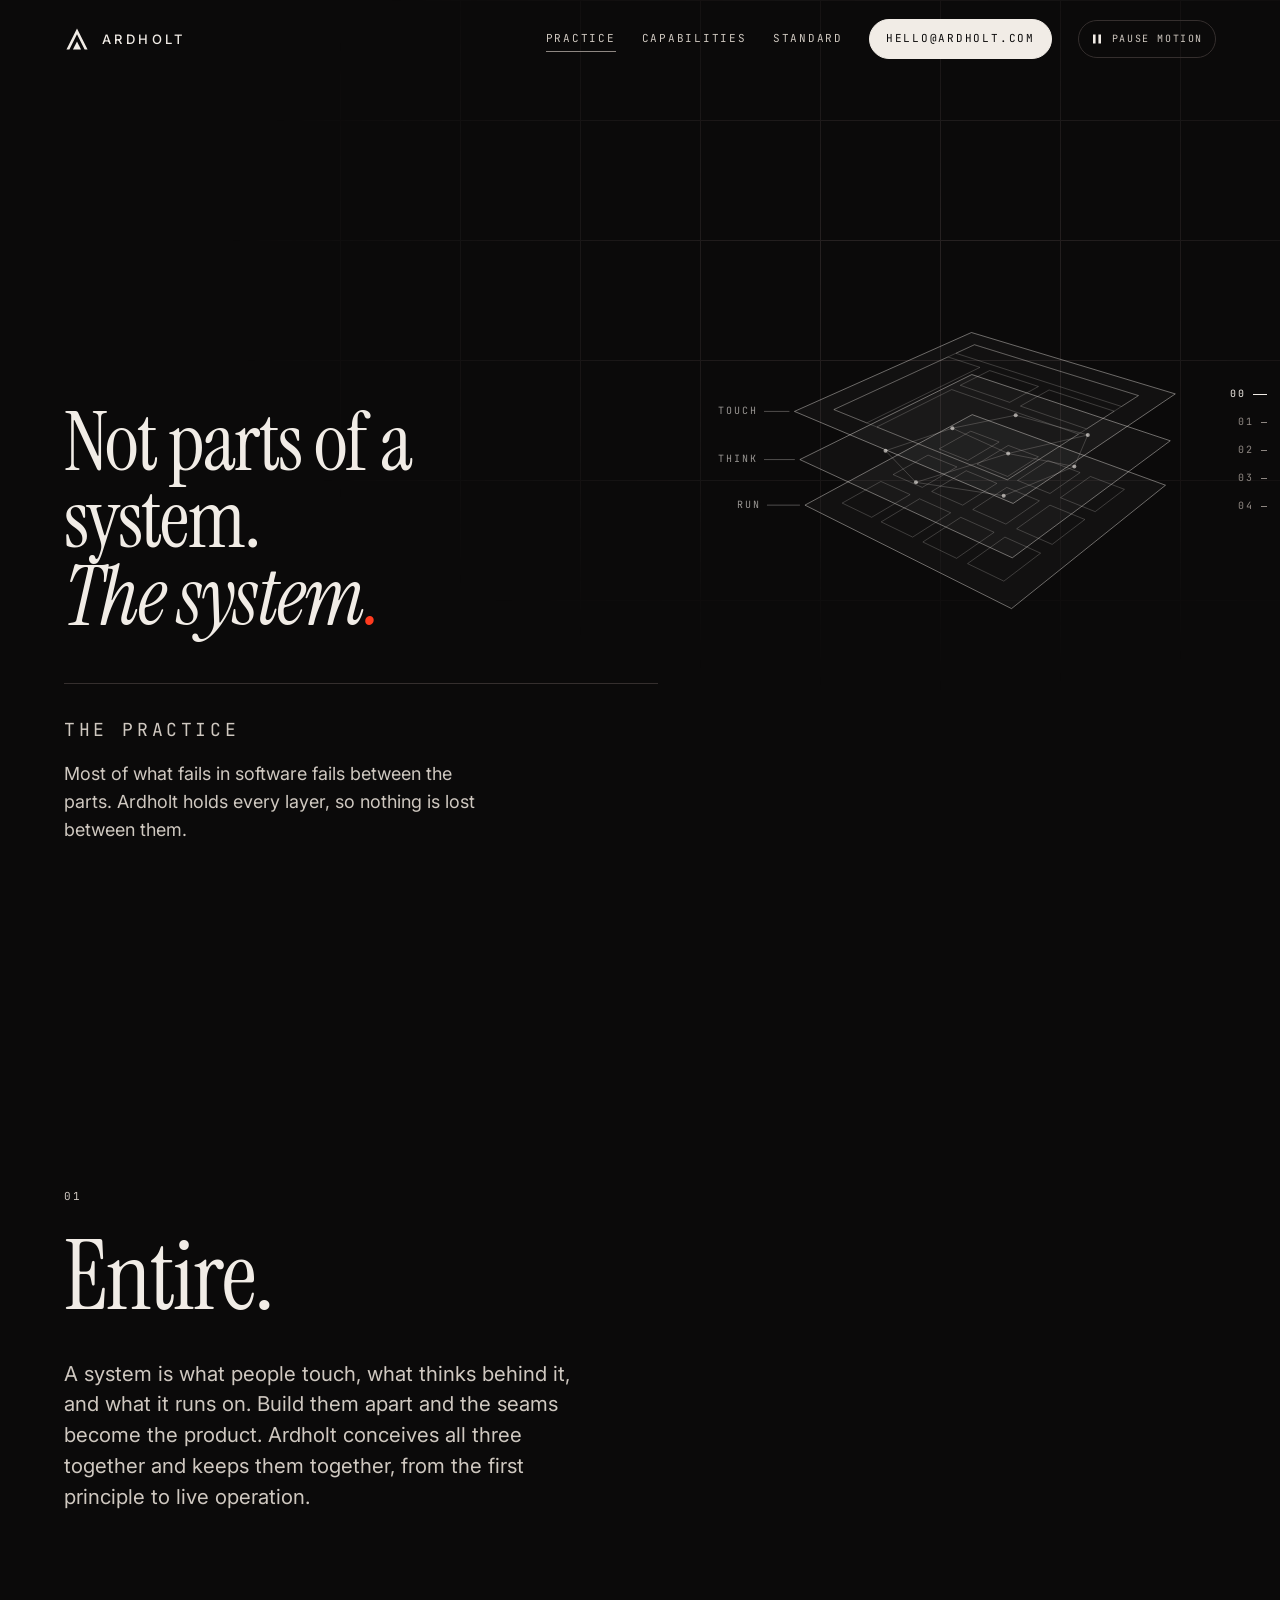
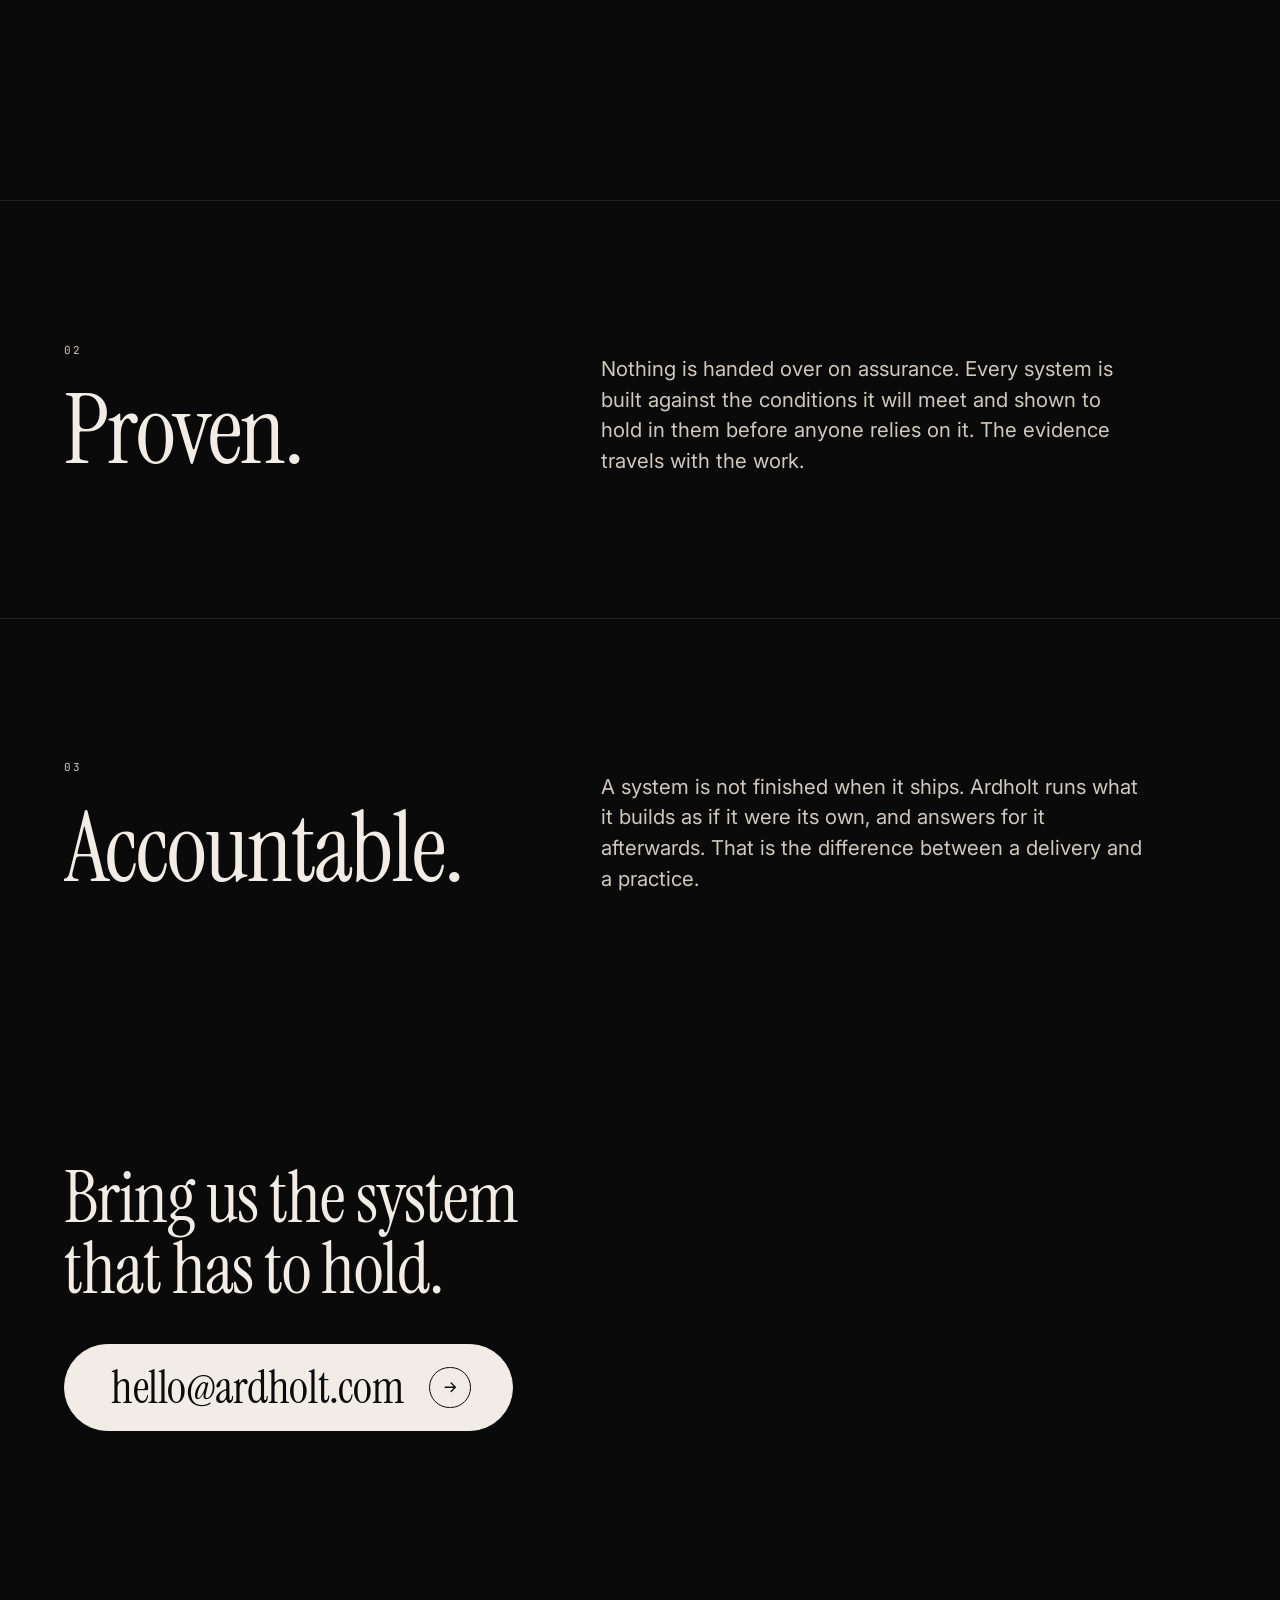
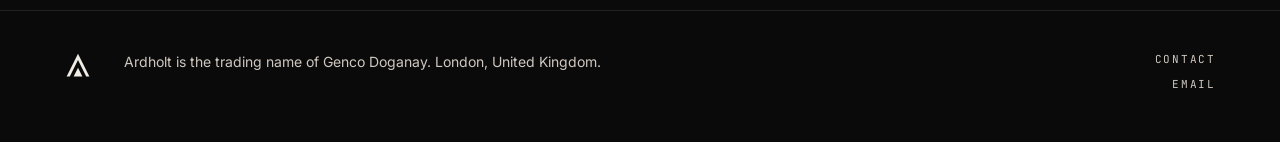
<file: practice/index.html>
<!doctype html>
<html lang="en-GB" class="no-js">
<head>
<meta charset="utf-8">
<meta name="viewport" content="width=device-width, initial-scale=1">
<title>The practice — Ardholt</title>
<meta name="description" content="Most of what fails in software fails between the parts. Ardholt holds every layer, so nothing is lost between them.">
<meta property="og:title" content="The practice — Ardholt">
<meta property="og:description" content="Most of what fails in software fails between the parts. Ardholt holds every layer, so nothing is lost between them.">
<meta property="og:type" content="website">
<meta property="og:url" content="https://ardholt.com/practice/">
<meta property="og:image" content="https://ardholt.com/assets/og.png">
<link rel="canonical" href="https://ardholt.com/practice/">
<script type="application/ld+json">{"@context":"https://schema.org","@type":"WebPage","url":"https://ardholt.com/practice/","isPartOf":{"@id":"https://ardholt.com/#site"},"about":{"@id":"https://ardholt.com/#org"}}</script>
<meta name="theme-color" content="#0b0a0a">
<link rel="icon" href="../assets/favicon.svg" type="image/svg+xml">
<link rel="icon" href="../assets/favicon-32.png" sizes="32x32" type="image/png">
<link rel="apple-touch-icon" href="../assets/apple-touch-icon.png">
<link rel="preconnect" href="https://fonts.googleapis.com">
<link rel="preconnect" href="https://fonts.gstatic.com" crossorigin>
<link rel="stylesheet" href="https://fonts.googleapis.com/css2?family=Instrument+Serif:ital@0;1&family=Inter:wght@400;500&family=JetBrains+Mono:wght@400&display=swap">
<link rel="stylesheet" href="../assets/site.css">
<link rel="stylesheet" href="../assets/theatre.css">
<link rel="stylesheet" href="../assets/pages.css">
<script>document.documentElement.classList.remove('no-js');try{if(localStorage.getItem('ardholt-motion')==='off')document.documentElement.classList.add('motion-off')}catch(e){}</script>
<script>(function(r,h){var off=r.classList.contains('motion-off')||matchMedia('(prefers-reduced-motion: reduce)').matches||navigator.webdriver;addEventListener('pagereveal',function(e){var v=e.viewTransition;if(!v)return;if(off||r.classList.contains('motion-off')){v.skipTransition();return}r.classList.add('th-hold');setTimeout(function(){r.classList.remove('th-hold')},250)});try{if(!sessionStorage.getItem('ardholt-seen')){sessionStorage.setItem('ardholt-seen','1');if(h&&!off)r.classList.add('th-arrive')}}catch(e){}})(document.documentElement,0)</script>
</head>
<body>
<a class="skip" href="#main">Skip to main content</a>

<header class="top" id="hdr">
  <a class="brand" href="../" aria-label="Ardholt, home">
    <svg viewBox="0 0 32 32" fill="currentColor" aria-hidden="true"><path d="M3 29 16 3l13 26h-3.6L16 10.2 6.6 29H3Z"/><path d="M11 29l5-10 5 10H11Z"/></svg>
    ARDHOLT
  </a>
  <nav class="nav" aria-label="Primary">
    <a href="../practice/" aria-current="page">Practice</a>
    <a href="../capabilities/">Capabilities</a>
    <a href="../standard/">Standard</a>
    <a class="c btn" href="mailto:hello@ardholt.com"><span class="full">hello@ardholt.com</span><span class="short">Email</span></a>
    <button class="motion" id="motion" type="button" aria-pressed="false"><svg class="ind" viewBox="0 0 12 12" aria-hidden="true"><g class="pause"><rect x="2" y="1.5" width="2.6" height="9"/><rect x="7.4" y="1.5" width="2.6" height="9"/></g><path class="play" d="M3 1.5v9l7.5-4.5z"/></svg><span class="t">Pause motion</span></button>
    <button class="th-menu-btn" id="th-menu-btn" type="button" aria-expanded="false" aria-controls="th-menu"><span class="ic" aria-hidden="true"></span>Menu</button>
  </nav>
</header>
<div class="th-menu" id="th-menu" hidden>
  <nav aria-label="Menu"><ol>
    <li><a class="it" href="../practice/" aria-current="page"><span class="n" aria-hidden="true">01</span>Practice</a></li>
    <li><a class="it" href="../capabilities/"><span class="n" aria-hidden="true">02</span>Capabilities</a></li>
    <li><a class="it" href="../standard/"><span class="n" aria-hidden="true">03</span>Standard</a></li>
    <li><a class="it" href="../contact/"><span class="n" aria-hidden="true">04</span>Contact</a></li>
  </ol></nav>
  <a class="pill" href="mailto:hello@ardholt.com">hello@ardholt.com</a>
</div>

<main id="main">
<div class="pr">
  <div class="lattice" aria-hidden="true"></div>
  <div class="pr-stage" aria-hidden="true"><div class="in"><canvas data-layers></canvas></div></div>
  <section class="hero ph pr-hero" id="top" aria-labelledby="h1">
    <h1 id="h1" class="lines" data-split>Not parts of a system.<br> <i>The system<span class="dot">.</span></i></h1>
    <div class="under">
      <p class="label rv eyebrow" data-type>The practice</p>
      <p class="rv">Most of what fails in software fails between the parts. Ardholt holds every layer, so nothing is lost between them.</p>
    </div>
  </section>
  <section class="pr-entire" id="entire" aria-labelledby="h-entire">
    <span class="label rv" data-type>01</span>
    <h2 id="h-entire" class="lines" data-split>Entire.</h2>
    <p class="lede rv">A system is what people touch, what thinks behind it, and what it runs on. Build them apart and the seams become the product. Ardholt conceives all three together and keeps them together, from the first principle to live operation.</p>
  </section>
</div>

<section class="sec wrap pr-row" id="proven" aria-labelledby="h-proven">
  <div class="head">
    <div><span class="label rv">02</span><h2 id="h-proven" class="lines" data-split>Proven.</h2></div>
    <div><p class="lede rv">Nothing is handed over on assurance. Every system is built against the conditions it will meet and shown to hold in them before anyone relies on it. The evidence travels with the work.</p></div>
  </div>
</section>

<section class="sec wrap pr-row" id="accountable" aria-labelledby="h-accountable">
  <div class="head">
    <div><span class="label rv">03</span><h2 id="h-accountable" class="lines" data-split>Accountable.</h2></div>
    <div><p class="lede rv">A system is not finished when it ships. Ardholt runs what it builds as if it were its own, and answers for it afterwards. That is the difference between a delivery and a practice.</p></div>
  </div>
</section>

<section class="contact close wrap" id="contact" aria-labelledby="h-close">
  <h2 id="h-close" class="lines" data-split>Bring us the system that has to hold.</h2>
  <a class="mail rv magnet" href="mailto:hello@ardholt.com"><span>hello@ardholt.com</span><span class="arrow" aria-hidden="true"><svg viewBox="0 0 24 24" fill="none" stroke="currentColor" stroke-width="1.5" stroke-linecap="round" stroke-linejoin="round"><path d="M6 12h12M13 7l5 5-5 5"/></svg></span></a>
</section>
</main>

<footer class="foot">
  <div class="wrap g">
    <svg viewBox="0 0 32 32" fill="currentColor" aria-hidden="true"><path d="M3 29 16 3l13 26h-3.6L16 10.2 6.6 29H3Z"/><path d="M11 29l5-10 5 10H11Z"/></svg>
    <div>
      <p>Ardholt is the trading name of Genco Doganay. London, United Kingdom.</p>
    </div>
    <div class="links">
      <a href="../contact/">Contact</a>
      <a href="mailto:hello@ardholt.com">Email</a>
    </div>
  </div>
</footer>

<nav class="th-chapters" aria-label="Chapters">
  <a href="#top" aria-label="00 The practice"><span class="nm" aria-hidden="true">The practice</span>00<i></i></a>
  <a href="#entire" aria-label="01 Entire"><span class="nm" aria-hidden="true">Entire</span>01<i></i></a>
  <a href="#proven" aria-label="02 Proven"><span class="nm" aria-hidden="true">Proven</span>02<i></i></a>
  <a href="#accountable" aria-label="03 Accountable"><span class="nm" aria-hidden="true">Accountable</span>03<i></i></a>
  <a href="#contact" aria-label="04 Contact"><span class="nm" aria-hidden="true">Contact</span>04<i></i></a>
</nav>

<script src="../assets/site.js" defer></script>
<script src="../assets/theatre.js" defer></script>
</body>
</html>
</file>
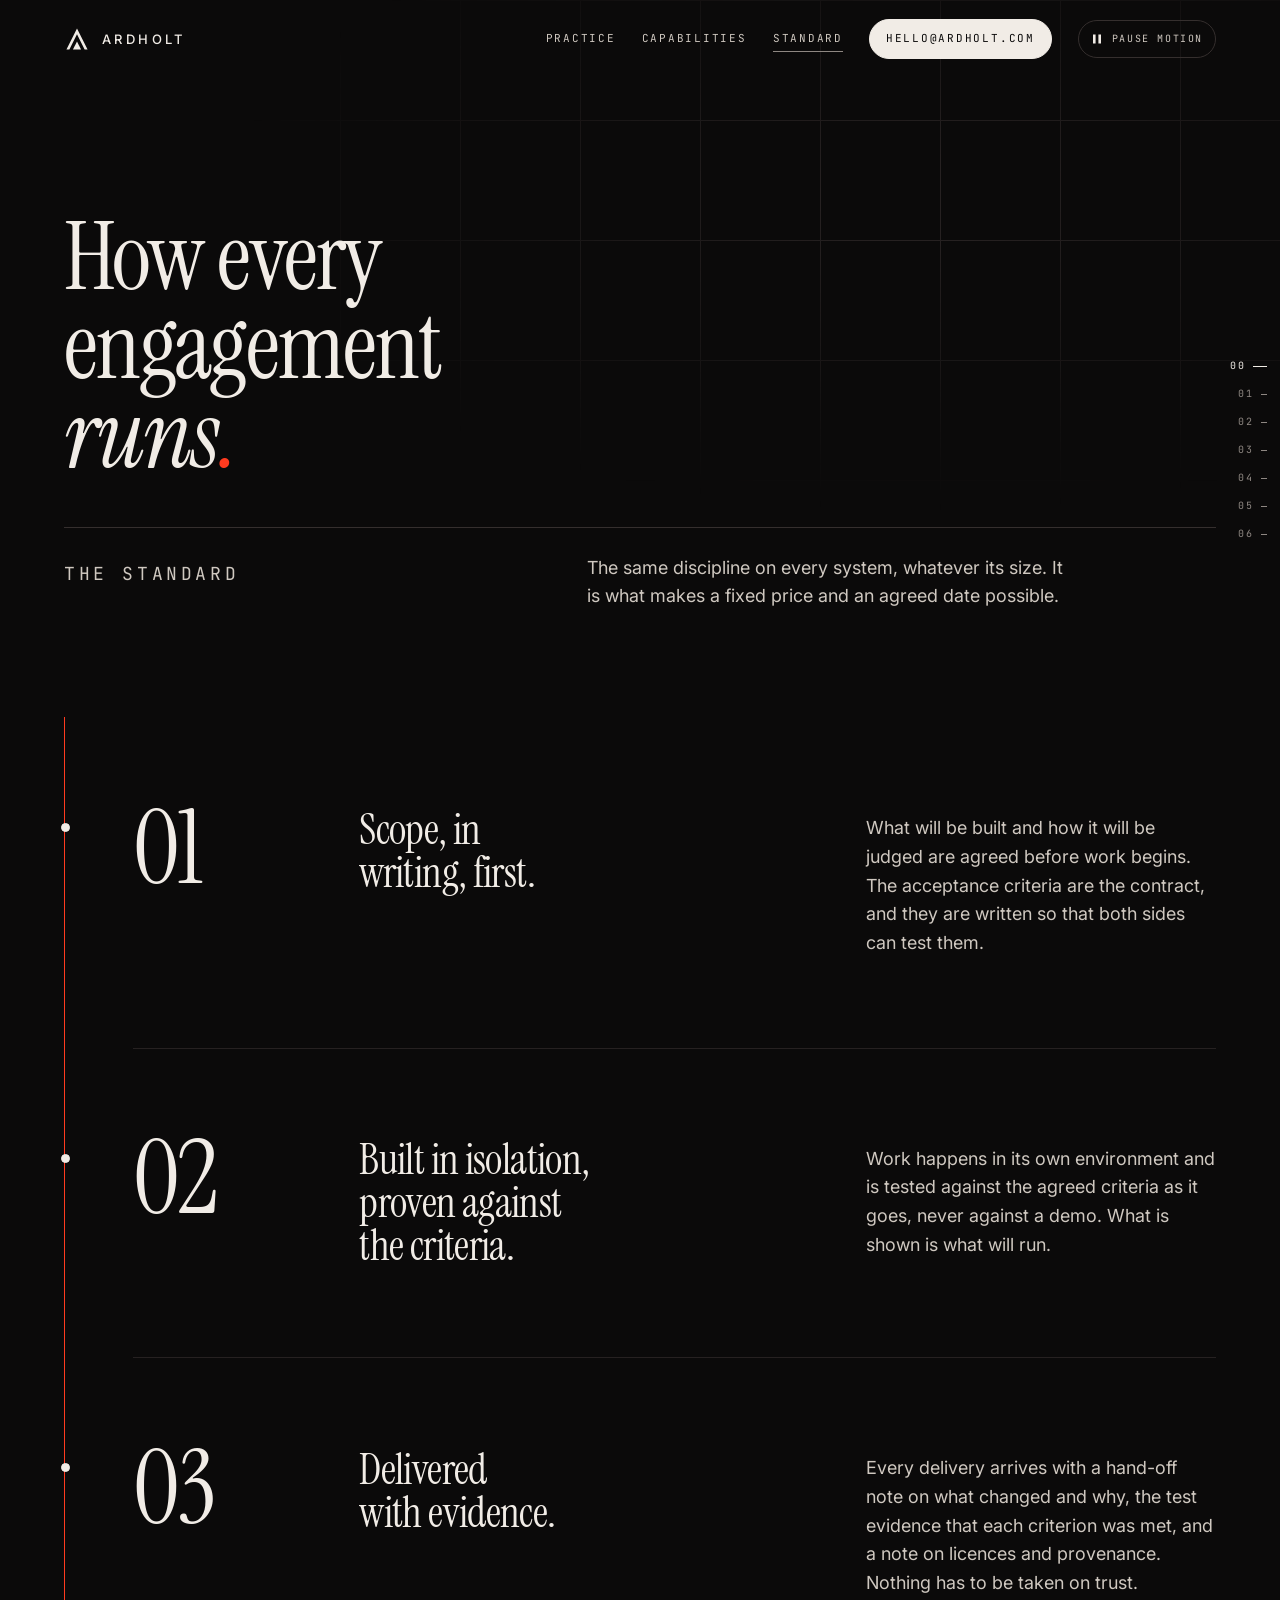
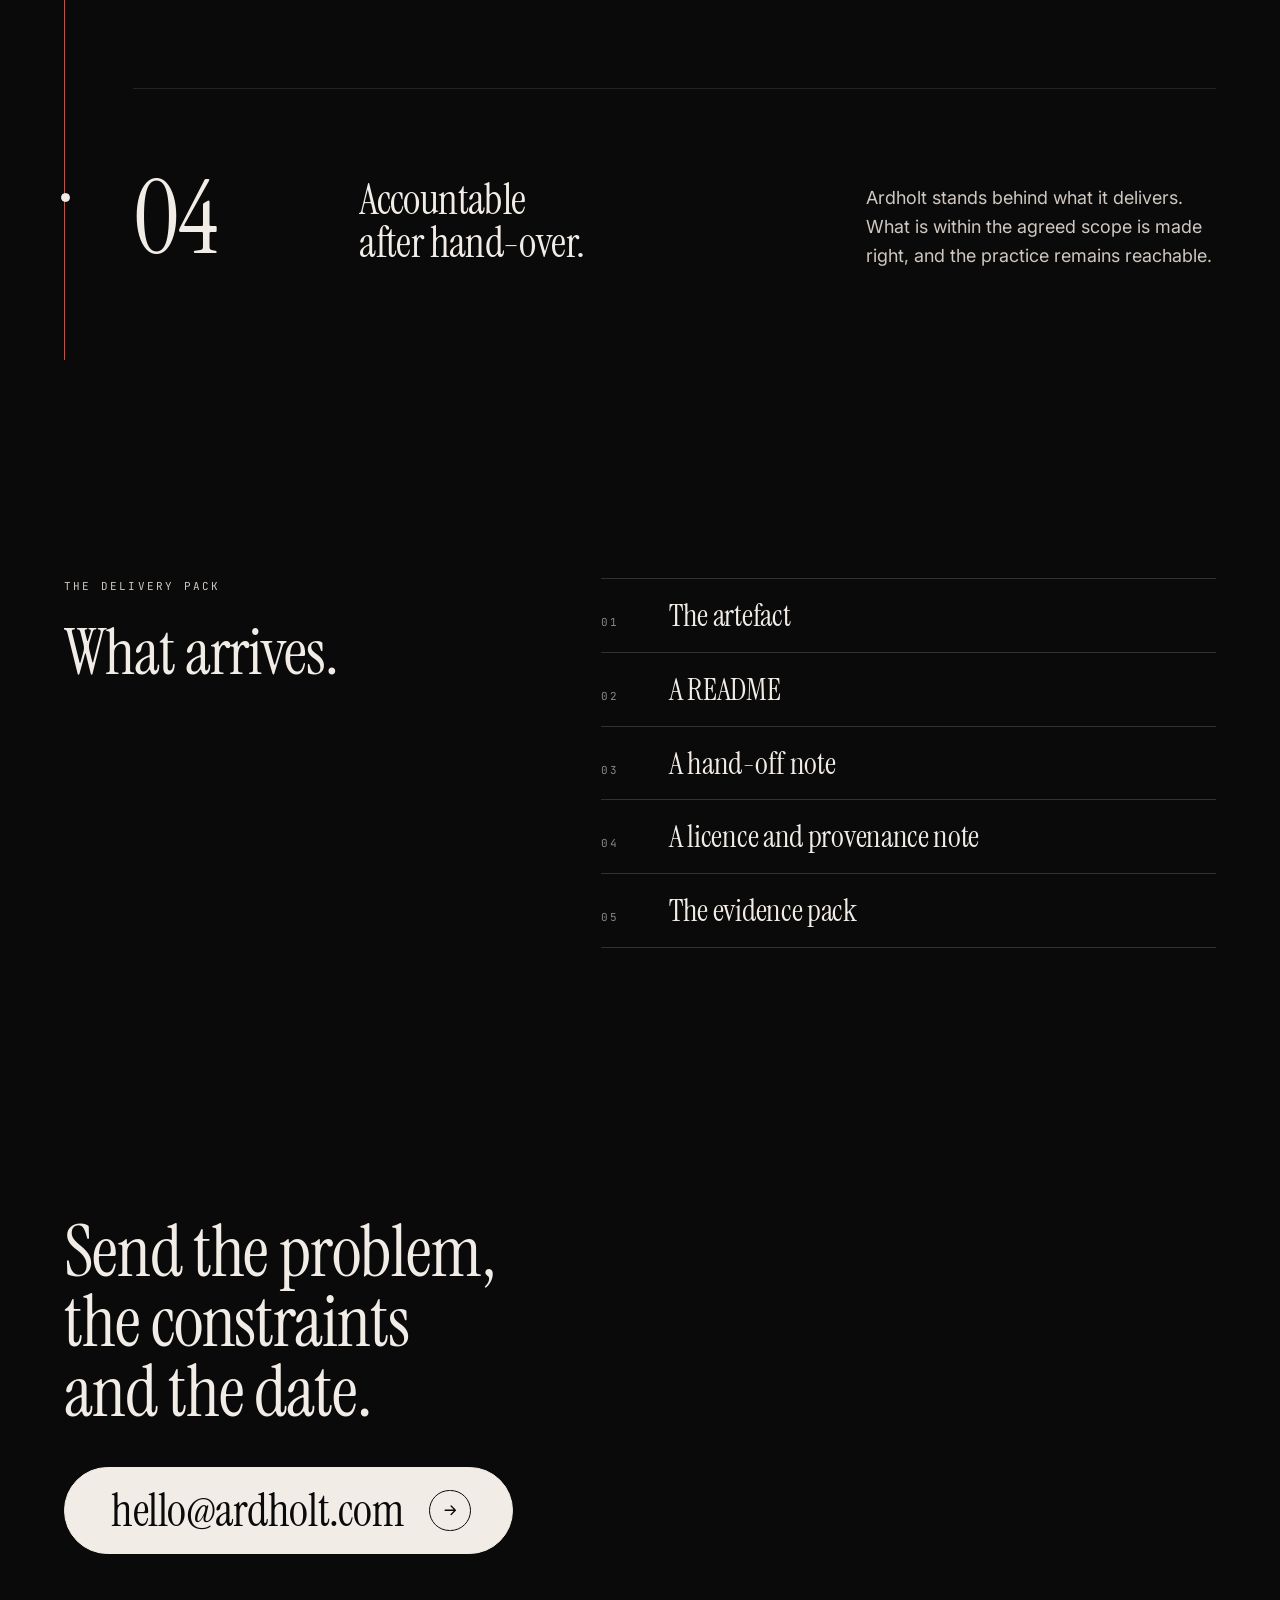
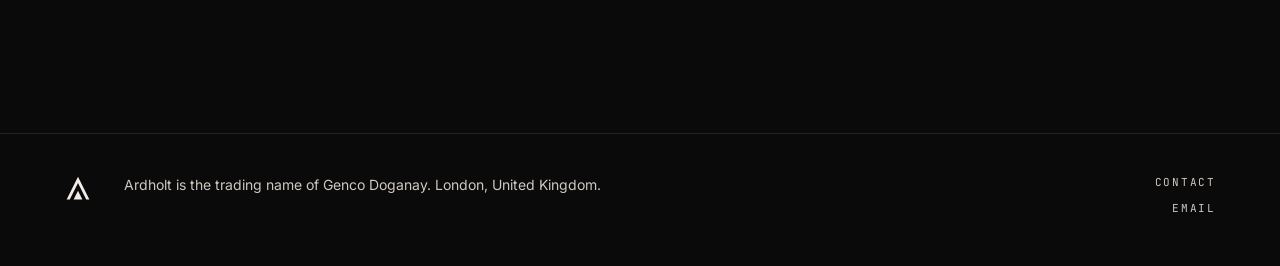
<file: standard/index.html>
<!doctype html>
<html lang="en-GB" class="no-js">
<head>
<meta charset="utf-8">
<meta name="viewport" content="width=device-width, initial-scale=1">
<title>The standard — Ardholt</title>
<meta name="description" content="The same discipline on every system, whatever its size. It is what makes a fixed price and an agreed date possible.">
<meta property="og:title" content="The standard — Ardholt">
<meta property="og:description" content="The same discipline on every system, whatever its size. It is what makes a fixed price and an agreed date possible.">
<meta property="og:type" content="website">
<meta property="og:url" content="https://ardholt.com/standard/">
<meta property="og:image" content="https://ardholt.com/assets/og.png">
<link rel="canonical" href="https://ardholt.com/standard/">
<script type="application/ld+json">{"@context":"https://schema.org","@type":"WebPage","url":"https://ardholt.com/standard/","isPartOf":{"@id":"https://ardholt.com/#site"},"about":{"@id":"https://ardholt.com/#org"}}</script>
<meta name="theme-color" content="#0b0a0a">
<link rel="icon" href="../assets/favicon.svg" type="image/svg+xml">
<link rel="icon" href="../assets/favicon-32.png" sizes="32x32" type="image/png">
<link rel="apple-touch-icon" href="../assets/apple-touch-icon.png">
<link rel="preconnect" href="https://fonts.googleapis.com">
<link rel="preconnect" href="https://fonts.gstatic.com" crossorigin>
<link rel="stylesheet" href="https://fonts.googleapis.com/css2?family=Instrument+Serif:ital@0;1&family=Inter:wght@400;500&family=JetBrains+Mono:wght@400&display=swap">
<link rel="stylesheet" href="../assets/site.css">
<link rel="stylesheet" href="../assets/theatre.css">
<link rel="stylesheet" href="../assets/pages.css">
<script>document.documentElement.classList.remove('no-js');try{if(localStorage.getItem('ardholt-motion')==='off')document.documentElement.classList.add('motion-off')}catch(e){}</script>
<script>(function(r,h){var off=r.classList.contains('motion-off')||matchMedia('(prefers-reduced-motion: reduce)').matches||navigator.webdriver;addEventListener('pagereveal',function(e){var v=e.viewTransition;if(!v)return;if(off||r.classList.contains('motion-off')){v.skipTransition();return}r.classList.add('th-hold');setTimeout(function(){r.classList.remove('th-hold')},250)});try{if(!sessionStorage.getItem('ardholt-seen')){sessionStorage.setItem('ardholt-seen','1');if(h&&!off)r.classList.add('th-arrive')}}catch(e){}})(document.documentElement,0)</script>
</head>
<body>
<a class="skip" href="#main">Skip to main content</a>

<header class="top" id="hdr">
  <a class="brand" href="../" aria-label="Ardholt, home">
    <svg viewBox="0 0 32 32" fill="currentColor" aria-hidden="true"><path d="M3 29 16 3l13 26h-3.6L16 10.2 6.6 29H3Z"/><path d="M11 29l5-10 5 10H11Z"/></svg>
    ARDHOLT
  </a>
  <nav class="nav" aria-label="Primary">
    <a href="../practice/">Practice</a>
    <a href="../capabilities/">Capabilities</a>
    <a href="../standard/" aria-current="page">Standard</a>
    <a class="c btn" href="mailto:hello@ardholt.com"><span class="full">hello@ardholt.com</span><span class="short">Email</span></a>
    <button class="motion" id="motion" type="button" aria-pressed="false"><svg class="ind" viewBox="0 0 12 12" aria-hidden="true"><g class="pause"><rect x="2" y="1.5" width="2.6" height="9"/><rect x="7.4" y="1.5" width="2.6" height="9"/></g><path class="play" d="M3 1.5v9l7.5-4.5z"/></svg><span class="t">Pause motion</span></button>
    <button class="th-menu-btn" id="th-menu-btn" type="button" aria-expanded="false" aria-controls="th-menu"><span class="ic" aria-hidden="true"></span>Menu</button>
  </nav>
</header>
<div class="th-menu" id="th-menu" hidden>
  <nav aria-label="Menu"><ol>
    <li><a class="it" href="../practice/"><span class="n" aria-hidden="true">01</span>Practice</a></li>
    <li><a class="it" href="../capabilities/"><span class="n" aria-hidden="true">02</span>Capabilities</a></li>
    <li><a class="it" href="../standard/" aria-current="page"><span class="n" aria-hidden="true">03</span>Standard</a></li>
    <li><a class="it" href="../contact/"><span class="n" aria-hidden="true">04</span>Contact</a></li>
  </ol></nav>
  <a class="pill" href="mailto:hello@ardholt.com">hello@ardholt.com</a>
</div>

<main id="main">
<section class="hero ph short wrap" id="top" aria-labelledby="h1">
  <div class="lattice" aria-hidden="true"></div>
  <h1 id="h1" class="lines" data-split>How every engagement <i>runs<span class="dot">.</span></i></h1>
  <div class="under">
    <p class="label rv nowrap eyebrow" data-type>The standard</p>
    <p class="rv">The same discipline on every system, whatever its size. It is what makes a fixed price and an agreed date possible.</p>
  </div>
</section>

<div class="sd wrap">
  <div class="sd-rail" aria-hidden="true"><i></i></div>
  <ol class="sd-steps">
    <li class="sd-step" id="scope" aria-labelledby="s-scope" data-count-host>
      <span class="sd-n" data-count aria-hidden="true">01</span>
      <h2 id="s-scope" class="lines" data-split>Scope, in writing, first.</h2>
      <p class="rv">What will be built and how it will be judged are agreed before work begins. The acceptance criteria are the contract, and they are written so that both sides can test them.</p>
    </li>
    <li class="sd-step" id="isolation" aria-labelledby="s-isolation" data-count-host>
      <span class="sd-n" data-count aria-hidden="true">02</span>
      <h2 id="s-isolation" class="lines" data-split>Built in isolation, proven against the criteria.</h2>
      <p class="rv">Work happens in its own environment and is tested against the agreed criteria as it goes, never against a demo. What is shown is what will run.</p>
    </li>
    <li class="sd-step" id="evidence" aria-labelledby="s-evidence" data-count-host>
      <span class="sd-n" data-count aria-hidden="true">03</span>
      <h2 id="s-evidence" class="lines" data-split>Delivered with evidence.</h2>
      <p class="rv">Every delivery arrives with a hand-off note on what changed and why, the test evidence that each criterion was met, and a note on licences and provenance. Nothing has to be taken on trust.</p>
    </li>
    <li class="sd-step" id="after" aria-labelledby="s-after" data-count-host>
      <span class="sd-n" data-count aria-hidden="true">04</span>
      <h2 id="s-after" class="lines" data-split>Accountable after hand-over.</h2>
      <p class="rv">Ardholt stands behind what it delivers. What is within the agreed scope is made right, and the practice remains reachable.</p>
    </li>
  </ol>
</div>

<section class="sec wrap pack" id="pack" aria-labelledby="h-pack">
  <div class="head">
    <div><span class="label rv">The delivery pack</span><h2 id="h-pack" class="lines" data-split>What arrives.</h2></div>
    <div><ol class="ledger" data-draw>
      <li><span class="n" aria-hidden="true">01</span><span class="t">The artefact</span></li>
      <li><span class="n" aria-hidden="true">02</span><span class="t">A README</span></li>
      <li><span class="n" aria-hidden="true">03</span><span class="t">A hand-off note</span></li>
      <li><span class="n" aria-hidden="true">04</span><span class="t">A licence and provenance note</span></li>
      <li><span class="n" aria-hidden="true">05</span><span class="t">The evidence pack</span></li>
    </ol></div>
  </div>
</section>

<section class="contact close wrap" id="contact" aria-labelledby="h-close">
  <h2 id="h-close" class="lines" data-split>Send the problem, the constraints and the date.</h2>
  <a class="mail rv magnet" href="mailto:hello@ardholt.com"><span>hello@ardholt.com</span><span class="arrow" aria-hidden="true"><svg viewBox="0 0 24 24" fill="none" stroke="currentColor" stroke-width="1.5" stroke-linecap="round" stroke-linejoin="round"><path d="M6 12h12M13 7l5 5-5 5"/></svg></span></a>
</section>
</main>

<footer class="foot">
  <div class="wrap g">
    <svg viewBox="0 0 32 32" fill="currentColor" aria-hidden="true"><path d="M3 29 16 3l13 26h-3.6L16 10.2 6.6 29H3Z"/><path d="M11 29l5-10 5 10H11Z"/></svg>
    <div>
      <p>Ardholt is the trading name of Genco Doganay. London, United Kingdom.</p>
    </div>
    <div class="links">
      <a href="../contact/">Contact</a>
      <a href="mailto:hello@ardholt.com">Email</a>
    </div>
  </div>
</footer>

<nav class="th-chapters" aria-label="Chapters">
  <a href="#top" aria-label="00 The standard"><span class="nm" aria-hidden="true">The standard</span>00<i></i></a>
  <a href="#scope" aria-label="01 Scope, in writing, first"><span class="nm" aria-hidden="true">Scope, in writing, first</span>01<i></i></a>
  <a href="#isolation" aria-label="02 Built in isolation"><span class="nm" aria-hidden="true">Built in isolation</span>02<i></i></a>
  <a href="#evidence" aria-label="03 Delivered with evidence"><span class="nm" aria-hidden="true">Delivered with evidence</span>03<i></i></a>
  <a href="#after" aria-label="04 Accountable after hand-over"><span class="nm" aria-hidden="true">Accountable after hand-over</span>04<i></i></a>
  <a href="#pack" aria-label="05 The delivery pack"><span class="nm" aria-hidden="true">The delivery pack</span>05<i></i></a>
  <a href="#contact" aria-label="06 Contact"><span class="nm" aria-hidden="true">Contact</span>06<i></i></a>
</nav>

<script src="../assets/site.js" defer></script>
<script src="../assets/theatre.js" defer></script>
</body>
</html>
</file>
<file: assets/site.css>
:root{
  --bg:#0b0a0a; --bg-2:#100e0e; --ink:#f1ece6; --ink-2:#cfc8c0; --mute:#8e8782; --line:#262121; --line-2:#352f2e;
  --acc:#ff3b1f; --focus:#fff;
  --serif:"Instrument Serif",Georgia,"Times New Roman",serif;
  --sans:Inter,-apple-system,BlinkMacSystemFont,"Segoe UI",Helvetica,Arial,sans-serif;
  --mono:"JetBrains Mono",ui-monospace,SFMono-Regular,Menlo,monospace;
  --gutter:clamp(20px,5vw,72px); --max:1440px;
  --ease-out:cubic-bezier(.16,1,.3,1); --ease:cubic-bezier(.2,.7,.2,1);
}
*{box-sizing:border-box}
html{scroll-behavior:smooth;-webkit-text-size-adjust:100%;background:var(--bg)}
body{margin:0;background:var(--bg);color:var(--ink);font-family:var(--sans);font-size:17px;line-height:1.6;-webkit-font-smoothing:antialiased;text-rendering:optimizeLegibility;overflow-x:hidden}
a{color:inherit;text-decoration:none}
button{font:inherit;color:inherit;background:none;border:0;padding:0;cursor:pointer}
:focus-visible{outline:2px solid var(--focus);outline-offset:3px;box-shadow:0 0 0 5px var(--bg)}
.skip{position:absolute;left:-999px;top:8px;background:var(--ink);color:var(--bg);padding:10px 14px;font-family:var(--mono);font-size:12px;z-index:100}
.skip:focus{left:12px}
.wrap{max-width:var(--max);margin:0 auto;padding-left:var(--gutter);padding-right:var(--gutter)}
.label{font-family:var(--mono);font-size:11px;letter-spacing:.2em;text-transform:uppercase;color:var(--mute)}
.label b{color:var(--ink);font-weight:400}

/* header */
.top{position:absolute;top:0;left:0;right:0;z-index:20;display:flex;align-items:center;justify-content:space-between;padding:18px var(--gutter)}
.brand{display:flex;align-items:center;gap:12px;font-weight:500;font-size:13px;letter-spacing:.26em;padding:8px 0}
.brand svg{width:26px;height:26px;display:block}
.nav{display:flex;align-items:center;gap:26px;font-family:var(--mono);font-size:11px;letter-spacing:.16em;text-transform:uppercase;color:var(--ink-2)}
.nav a{padding:12px 0;position:relative}
.nav a::after{content:"";position:absolute;left:0;right:100%;bottom:8px;height:1px;background:var(--ink);transition:right .35s var(--ease)}
.nav a:hover::after,.nav a:focus-visible::after{right:0}
.nav a.c{color:var(--ink)}
.nav a.btn{background:var(--ink);color:var(--bg);border:1px solid var(--ink);border-radius:999px;padding:10px 16px;min-height:36px;display:inline-flex;align-items:center;transition:background .3s,color .3s}
.nav a.btn:hover,.nav a.btn:focus-visible{background:transparent;color:var(--ink)}
.nav a.btn::after{display:none}
.nav a.c .short{display:none}
@media(max-width:40em){.nav a.c .full{display:none}.nav a.c .short{display:inline}}
@media(max-width:26em){:root{--gutter:16px}}
.motion{display:inline-flex;align-items:center;gap:9px;padding:10px 12px;border:1px solid var(--line-2);border-radius:999px;font-family:var(--mono);font-size:10px;letter-spacing:.16em;text-transform:uppercase;color:var(--ink-2);min-height:36px;transition:border-color .3s}
.motion:hover{border-color:var(--mute)}
.motion .ind{width:12px;height:12px;fill:var(--ink)}
.motion .ind .play{display:none}
html.motion-off .motion .ind .pause{display:none}
html.motion-off .motion .ind .play{display:block}
@media(max-width:52.5em){.nav a:not(.c){display:none}.nav{gap:14px}.motion .t{display:none}.motion{padding:10px}}

/* hero */
.hero{position:relative;min-height:100svh;display:grid;grid-template-rows:1fr auto;padding-top:120px;padding-bottom:56px;overflow:hidden;isolation:isolate}
.truss{position:absolute;inset:0;width:100%;height:100%;z-index:-1;display:block}
.lattice{position:absolute;inset:0;z-index:-2;background-image:linear-gradient(var(--line) 1px,transparent 1px),linear-gradient(90deg,var(--line) 1px,transparent 1px);background-size:120px 120px;background-position:center top;-webkit-mask-image:radial-gradient(ellipse 75% 65% at 72% 30%,#000 10%,transparent 72%),linear-gradient(#000 55%,transparent 96%);-webkit-mask-composite:source-in;mask-image:radial-gradient(ellipse 75% 65% at 72% 30%,#000 10%,transparent 72%),linear-gradient(#000 55%,transparent 96%);mask-composite:intersect}
.hero h1{font-family:var(--serif);font-weight:400;font-size:clamp(50px,8.6vw,146px);line-height:.94;letter-spacing:-.02em;margin:0;max-width:11.5ch;align-self:end}
.hero h1 i{font-style:italic}
.hero h1 .dot{color:var(--acc)}
.hero .under{display:grid;grid-template-columns:minmax(0,1fr) minmax(0,1.3fr);gap:40px;margin-top:48px;padding-top:26px;border-top:1px solid var(--line-2);align-items:start}
.hero .under p{margin:0;max-width:46ch;font-size:18px;line-height:1.55;color:var(--ink-2)}
.hero .under .label{padding-top:6px}
.eyebrow{font-size:10px;color:var(--mute)}
@media(max-width:52.5em){.hero .under .eyebrow{font-size:10px;letter-spacing:.16em}}
@media(min-width:52.5em){.nowrap{white-space:nowrap}}
.hero .under p:not(.label){text-wrap:pretty}
.mnav{display:none}
.cue{position:absolute;right:var(--gutter);bottom:56px;display:flex;flex-direction:column;align-items:center;gap:8px;font-family:var(--mono);font-size:10px;letter-spacing:.2em;text-transform:uppercase;color:var(--mute)}
.cue b{font-weight:400}
.cue i{width:44px;height:44px;display:grid;place-items:center;border:1px solid var(--line-2);border-radius:50%;position:relative}
.cue i svg{width:12px;height:24px;display:block;animation:cue 2.2s var(--ease) 2}
.cue:hover i{border-color:var(--ink)}

@keyframes cue{0%{transform:translateY(-6px);opacity:0}30%{opacity:1}100%{transform:translateY(8px);opacity:0}}
html.motion-off .cue i svg{animation:none}

/* split-line reveal */
.lines .ln{display:block;overflow:hidden;padding-bottom:.08em;margin-bottom:-.08em}
.lines .ln>span{display:block;transform:translateY(108%);transition:transform 1.1s var(--ease-out)}
.lines.in .ln>span{transform:none}
.no-js .lines .ln>span,html.motion-off .lines .ln>span{transform:none;transition:none}

/* sections */
.sec{padding-top:clamp(88px,11vw,150px);padding-bottom:clamp(88px,11vw,150px)}
.head{display:grid;grid-template-columns:minmax(0,1fr) minmax(0,1.3fr);gap:clamp(28px,5vw,80px);align-items:start}
h2{font-family:var(--serif);font-weight:400;font-size:clamp(38px,5vw,76px);line-height:.98;letter-spacing:-.015em;margin:0;text-wrap:balance}
h2 i{font-style:italic}
.lede{font-size:clamp(19px,1.6vw,23px);line-height:1.5;color:var(--ink-2);margin:0 0 22px;max-width:46ch}
.lede:last-child{margin-bottom:0}
.head .label{display:block;margin-bottom:26px;color:var(--ink-2)}

/* three statements */
.three{display:grid;grid-template-columns:repeat(3,minmax(0,1fr));gap:clamp(24px,3vw,48px);margin-top:clamp(64px,8vw,110px)}
.three>div{border-top:1px solid var(--line-2);padding:22px 18px 26px 0;position:relative;transition:background-color .4s,transform .4s var(--ease)}
.three>div::after{content:"";position:absolute;left:0;top:-1px;height:1px;width:0;background:var(--acc);transition:width .6s var(--ease)}
.three>div:hover::after{width:100%}
.three .dg{width:56px;height:56px;display:block;margin-bottom:24px;color:var(--ink)}
.three .n{font-family:var(--mono);font-size:11px;letter-spacing:.2em;color:var(--mute);display:block;margin-bottom:22px}
.three>div:hover .n{color:var(--acc)}
.three h3{font-family:var(--serif);font-weight:400;font-size:clamp(32px,2.8vw,44px);line-height:1;margin:0 0 14px;letter-spacing:-.01em}
.three p{margin:0;color:var(--ink-2);font-size:18px;line-height:1.6;max-width:36ch}

/* capabilities: pinned stage + steps */
.caps{padding-top:clamp(96px,12vw,170px);padding-bottom:clamp(40px,6vw,90px);border-top:1px solid var(--line)}
.caps .sec-head .label{display:block;margin-bottom:26px}
.scrolly{display:grid;grid-template-columns:minmax(0,1.15fr) minmax(0,1fr);gap:clamp(28px,5vw,80px);margin-top:clamp(56px,7vw,96px);align-items:start}
.stage{position:sticky;top:8vh;height:84vh;border:1px solid var(--line-2);border-radius:4px;overflow:hidden;background:var(--bg-2)}
.stage canvas{position:absolute;inset:0;width:100%;height:100%;display:block}
.stage-label{position:absolute;left:18px;bottom:16px;display:flex;gap:14px;font-size:12px;color:var(--ink-2)}
.rail{position:absolute;right:18px;bottom:20px;display:flex;gap:6px;list-style:none;margin:0;padding:0}
.rail li{width:14px;height:2px;background:var(--line-2);transition:background .4s}
.rail li.on{background:var(--ink)}
.stage-label #viz-n{color:var(--ink)}
.steps-list{list-style:none;margin:0;padding:0}
.step{min-height:50vh;display:flex;flex-direction:column;justify-content:center;padding:24px 0;border-top:1px solid var(--line)}
.step:first-child{border-top:0}
.step h3,.step p{opacity:.78;transition:opacity .6s var(--ease)}
.step.active h3,.step.active p{opacity:1}

.step .n{font-family:var(--mono);font-size:11px;letter-spacing:.2em;color:var(--mute);display:block;margin-bottom:22px;transition:color .4s}
.step.active .n{color:var(--acc)}
.step h3{font-family:var(--mono);font-weight:400;font-size:11px;letter-spacing:.2em;text-transform:uppercase;color:var(--ink-2);margin:0 0 18px}
.step .k{font-family:var(--serif);font-size:clamp(36px,3.6vw,58px);line-height:1;letter-spacing:-.015em;margin:0 0 18px;color:var(--ink)}
.step .k i{font-style:italic}
.step p{margin:0;color:var(--ink-2);font-size:17px;line-height:1.6;max-width:42ch}

/* statement band with scrubbed words */
.band{background:var(--bg-2);border-top:1px solid var(--line);border-bottom:1px solid var(--line)}
.band .band-label{display:block;margin-bottom:26px;color:var(--ink-2)}
.band .r{display:grid;grid-template-columns:minmax(0,1.3fr) minmax(0,1fr);gap:clamp(28px,5vw,80px);align-items:end}
.band .r p{margin:0;color:var(--ink-2);font-size:17px;line-height:1.6;max-width:40ch}
.band .r p.q{font-family:var(--serif);font-size:clamp(34px,4.6vw,70px);line-height:1.06;letter-spacing:-.015em;max-width:22ch;color:var(--ink)}
.band .r p.q .w{color:var(--ink-2);transition:color .35s}
.band .r p.q .w.on{color:var(--ink)}
.no-js .band .r p.q .w,html.motion-off .band .r p.q .w{color:var(--ink)}

/* standard steps with a drawing progress line */
.steps{position:relative;display:grid;grid-template-columns:repeat(4,minmax(0,1fr));gap:clamp(20px,2.5vw,40px);margin-top:clamp(64px,8vw,110px);counter-reset:s;padding-top:1px}
.steps .progress{position:absolute;left:0;right:0;top:0;height:1px;background:var(--line-2);grid-column:1/-1}
.steps .progress i{position:absolute;left:0;top:0;height:100%;width:100%;background:var(--acc);transform-origin:left;transform:scaleX(0);transition:transform .1s linear}
@supports(animation-timeline:view()){.steps .progress i{animation:grow linear both;animation-timeline:view();animation-range:entry 0% cover 55%;transition:none}@keyframes grow{from{transform:scaleX(0)}to{transform:scaleX(1)}}}
.no-js .steps .progress i,html.motion-off .steps .progress i{transform:none}
.steps>div:not(.progress){position:relative;padding-top:22px}
.steps>div:not(.progress)::before{counter-increment:s;content:"0" counter(s);font-family:var(--mono);font-size:11px;letter-spacing:.2em;color:var(--mute);display:block;margin-bottom:34px}
.steps h3{font-family:var(--serif);font-weight:400;font-size:clamp(24px,2vw,30px);line-height:1.05;letter-spacing:-.01em;margin:0 0 12px}
.steps p{margin:0;color:var(--ink-2);font-size:16px;line-height:1.6;max-width:32ch}

/* contact */
.contact{padding-top:clamp(110px,14vw,200px);padding-bottom:clamp(110px,14vw,200px)}
.contact .label{display:block;margin-bottom:26px}
.contact h2{font-size:clamp(40px,5.6vw,88px);margin:0 0 40px;max-width:16ch}
.contact .mail{display:inline-flex;align-items:center;gap:26px;font-family:var(--serif);font-size:clamp(28px,3.6vw,54px);line-height:1;letter-spacing:-.01em;padding:.42em .9em .42em 1em;background:var(--ink);color:var(--bg);border:1px solid var(--ink);border-radius:999px;transition:background .3s,color .3s;will-change:transform}
.contact .mail .arrow{display:inline-grid;place-items:center;width:.9em;height:.9em;border:1px solid currentColor;border-radius:50%;flex:none;transition:transform .5s var(--ease)}
.contact .mail .arrow svg{width:52%;height:52%;display:block}
.contact .mail:hover,.contact .mail:focus-visible{background:transparent;color:var(--ink)}
.contact .mail:hover .arrow{transform:rotate(45deg)}
.contact .note{margin:34px 0 0;color:var(--mute);font-size:15px;max-width:48ch;line-height:1.6}

/* footer */
.foot{border-top:1px solid var(--line);padding:40px 0 48px}
.foot .g{display:grid;grid-template-columns:auto minmax(0,1fr) auto;gap:32px;align-items:start}
.foot svg{width:28px;height:28px;display:block;color:var(--ink)}
.foot p{margin:0 0 8px;font-size:14px;line-height:1.6;color:var(--ink-2);max-width:56ch}
.foot .links{display:flex;flex-direction:column;gap:8px;font-family:var(--mono);font-size:11px;letter-spacing:.16em;text-transform:uppercase;color:var(--ink-2);text-align:right}
.foot .links a:hover,.foot .links a:focus-visible{color:var(--acc)}

/* reveal on scroll */
.rv{opacity:0;transform:translateY(18px);transition:opacity .9s var(--ease),transform .9s var(--ease)}
.rv.in{opacity:1;transform:none}
.no-js .rv,html.motion-off .rv{opacity:1;transform:none}
html.capture .rv,html.capture .lines .ln>span{transition:none!important}

/* responsive, content-measured */
@media(max-width:75em){
  .scrolly{grid-template-columns:minmax(0,1fr) minmax(0,1fr)}
  .steps{grid-template-columns:repeat(2,minmax(0,1fr))}
}
@media(max-width:52.5em){
  .hero{padding-top:104px;padding-bottom:40px}
  /* phones: the mark has its own band under the header; the headline never sits beneath it */
  .hero{--band:clamp(170px,32svh,300px);min-height:88svh;padding-top:calc(76px + var(--band))}
  .truss{top:64px;bottom:auto;height:var(--band);-webkit-mask-image:linear-gradient(#000 74%,transparent 100%);mask-image:linear-gradient(#000 74%,transparent 100%)}
  .lattice{-webkit-mask-image:radial-gradient(ellipse 90% 45% at 50% 22%,#000 10%,transparent 70%),linear-gradient(#000 50%,transparent 95%);-webkit-mask-composite:source-in;mask-image:radial-gradient(ellipse 90% 45% at 50% 22%,#000 10%,transparent 70%),linear-gradient(#000 50%,transparent 95%);mask-composite:intersect}
  .mnav{display:flex;gap:22px;margin:22px 0 30px;font-family:var(--mono);font-size:11px;letter-spacing:.16em;text-transform:uppercase;color:var(--ink)}
  .mnav a{padding:14px 0;min-height:44px;display:inline-flex;align-items:center;border-bottom:1px solid var(--line-2)}
  .hero .under,.head,.band .r{grid-template-columns:1fr;gap:18px}
  .three,.steps{grid-template-columns:1fr;gap:28px}
  .three .n,.steps>div:not(.progress)::before{margin-bottom:18px}
  .cue{display:none}
  .scrolly{display:block;margin-top:40px}
  .stage{position:sticky;top:64px;height:44vh;z-index:3;overflow:visible;transition:top .4s var(--ease)}
  html:has(.top.th-away:not(:focus-within)) .stage{top:12px}
  .stage canvas{border-radius:4px 4px 0 0}
  /* while the stage is pinned: nothing shows above it, and text fades out as it rises toward its lower edge */
  .stage::before,.stage::after{content:"";position:absolute;left:calc(-1 * var(--gutter));right:calc(-1 * var(--gutter));pointer-events:none;opacity:0;transition:opacity .25s var(--ease)}
  .stage::before{bottom:100%;height:100vh;background:var(--bg)}
  .stage::after{top:100%;height:96px;background:linear-gradient(var(--bg) 0%,rgba(11,10,10,.92) 28%,rgba(11,10,10,.55) 62%,rgba(11,10,10,0) 100%)}
  .stage.stuck::before,.stage.stuck::after{opacity:1}
  .stage-label{position:static;margin:0;padding:10px 14px 12px;font-size:11px;line-height:1.4;align-items:baseline;border-top:1px solid var(--line)}
  .rail{display:none}
  /* explicit rows: the scene takes the space above, the label its own padded row (one or two lines); nothing can overflow the frame */
  .stage{display:grid;grid-template-rows:minmax(0,1fr) auto}
  .stage canvas{position:relative;inset:auto;width:100%;height:100%;min-height:0}
  .step{min-height:0;padding:40px 0 28px;opacity:1}
  .step .k{font-size:32px}
  .foot .g{grid-template-columns:auto 1fr}.foot .links{grid-column:1/-1;flex-direction:row;flex-wrap:wrap;gap:18px;text-align:left}
}
@media(prefers-reduced-motion:reduce){
  html{scroll-behavior:auto}
  .lines .ln>span{transform:none;transition:none}
  .rv{transition:opacity .2s;transform:none}
  .cue i svg{animation:none}
  .nav a::after{transition:none}
  .band .r p.q .w{color:var(--ink)}
  .steps .progress i{transform:none}
}
</file>
<file: assets/theatre.css>
/* Theatre: the site-wide choreography laid over site.css. Additive only: arrival, light, chapters, scroll beats,
   exits, page transitions, navigation and cursor. Every rule yields to Motion control and reduced motion. */

.th-sr{position:absolute!important;width:1px;height:1px;margin:-1px;padding:0;overflow:hidden;clip:rect(0 0 0 0);white-space:nowrap;border:0}

/* header: fixed; once the page leaves the top it compacts onto a quiet glass and carries the scroll progress */
html{scroll-padding-top:84px}
.top{position:fixed;transition:padding .45s var(--ease),transform .4s var(--ease);view-transition-name:th-top}
.top.th-away:not(:focus-within){transform:translateY(-100%);visibility:hidden;transition:padding .45s var(--ease),transform 0s,visibility 0s}
html.th-menu-open .top,html.motion-off .top{transform:none}
.top::before{content:"";position:absolute;inset:0;z-index:-1;background:rgba(11,10,10,.86);-webkit-backdrop-filter:blur(14px) saturate(1.15);backdrop-filter:blur(14px) saturate(1.15);border-bottom:1px solid var(--line);opacity:0;transition:opacity .45s var(--ease)}
.top.th-scrolled{padding-top:10px;padding-bottom:10px}
.top.th-scrolled::before{opacity:1}
.th-prog{position:absolute;left:0;right:0;bottom:-1px;height:1px;background:rgba(255,59,31,.45);transform-origin:0 50%;transform:scaleX(0);opacity:0;transition:opacity .45s var(--ease);pointer-events:none}
.top.th-scrolled .th-prog{opacity:1}
.nav a[aria-current="page"]::after{right:0;background:var(--mute)}
@media(min-width:52.501em){.stage{top:max(8vh,76px)}}

/* menu: phones get one button and a full-screen sheet of the site's pages */
.th-menu-btn{display:none}
.th-menu{display:none}
@media(max-width:52.5em){
  .top{padding-top:10px;padding-bottom:10px}
  .th-js .th-menu-btn{display:inline-flex;align-items:center;gap:10px;min-height:44px;min-width:44px;padding:0 2px 0 10px;font-family:var(--mono);font-size:11px;letter-spacing:.16em;text-transform:uppercase;color:var(--ink)}
  .th-menu-btn .ic{position:relative;width:18px;height:9px;flex:none}
  .th-menu-btn .ic::before,.th-menu-btn .ic::after{content:"";position:absolute;left:0;right:0;height:1px;background:currentColor;transition:transform .4s var(--ease)}
  .th-menu-btn .ic::before{top:0}
  .th-menu-btn .ic::after{bottom:0}
  .th-menu-btn[aria-expanded="true"] .ic::before{transform:translateY(4px) rotate(45deg)}
  .th-menu-btn[aria-expanded="true"] .ic::after{transform:translateY(-4px) rotate(-45deg)}
  .th-js .mnav{display:none}
  .th-js .th-menu{display:flex;position:fixed;inset:0;z-index:19;flex-direction:column;justify-content:space-between;gap:40px;padding:104px var(--gutter) 36px;background:var(--bg);overflow-y:auto;opacity:0;transition:opacity .26s var(--ease)}
  .th-js .th-menu[hidden]{display:none}
  .th-menu.open{opacity:1}
  .th-menu ol{list-style:none;margin:0;padding:0;border-top:1px solid var(--line)}
  .th-menu li{position:relative;overflow:hidden}
  .th-menu li::after{content:"";position:absolute;left:0;right:0;bottom:0;height:1px;background:var(--line);transform-origin:0 50%;transform:scaleX(0);transition:transform .7s var(--ease-out)}
  .th-menu a.it{display:flex;align-items:baseline;gap:18px;min-height:44px;padding:18px 0 16px;font-family:var(--serif);font-size:clamp(34px,10vw,52px);line-height:1;letter-spacing:-.01em;color:var(--ink);transform:translateY(105%);transition:transform .7s var(--ease-out)}
  .th-menu a.it .n{font-family:var(--mono);font-size:11px;letter-spacing:.2em;color:var(--mute);transform:translateY(-.9em)}
  .th-menu a.it[aria-current="page"] .n{color:var(--acc)}
  .th-menu.open li::after,.th-menu.open a.it{transform:none}
  .th-menu li:nth-child(2) a.it,.th-menu li:nth-child(2)::after{transition-delay:.05s}
  .th-menu li:nth-child(3) a.it,.th-menu li:nth-child(3)::after{transition-delay:.1s}
  .th-menu li:nth-child(4) a.it,.th-menu li:nth-child(4)::after{transition-delay:.15s}
  .th-menu .pill{align-self:flex-start;display:inline-flex;align-items:center;min-height:48px;padding:12px 20px;border:1px solid var(--ink);border-radius:999px;background:var(--ink);color:var(--bg);font-family:var(--mono);font-size:12px;letter-spacing:.14em;text-transform:uppercase;opacity:0;transition:opacity .5s var(--ease) .2s,background .3s,color .3s}
  .th-menu.open .pill{opacity:1}
  .th-menu .pill:hover,.th-menu .pill:focus-visible{background:transparent;color:var(--ink)}
  html.th-menu-open{overflow:hidden}
  html.th-menu-open .top::before{opacity:0}
}
@media(max-width:23.75em){.th-js .nav a.c{display:none}.nav{gap:10px}}

/* arrival: the mark draws itself once per session, then takes its place in the header as the page rises */
html.th-arrive::after{content:"";position:fixed;inset:0;z-index:90;background:var(--bg);animation:th-failsafe 0s 1.6s forwards}
@keyframes th-failsafe{to{visibility:hidden}}
.th-arrival{position:fixed;inset:0;z-index:90;pointer-events:none}
.th-arrival .cv{position:absolute;inset:0;background:var(--bg)}
.th-arrival svg{position:absolute;left:50%;top:50%;width:72px;height:72px;margin:-36px 0 0 -36px;overflow:visible;color:var(--ink)}
.th-arrival .s{fill:none;stroke:currentColor;stroke-width:.55;stroke-linejoin:miter;stroke-dasharray:1 1;stroke-dashoffset:1}
.th-arrival .f{fill:currentColor;opacity:0}
html.th-arriving .brand svg{opacity:0}
html.th-arriving .brand,html.th-arriving .top .nav{opacity:0}
html.th-landing .brand,html.th-landing .top .nav{opacity:1;transition:opacity .4s var(--ease)}
/* held content: the hero waits under the curtain, then rises */
html.th-hold .lines .ln>span{transform:translateY(108%)!important;transition:none!important}
html.th-hold .rv{opacity:0!important;transform:translateY(18px)!important;transition:none!important}
html.th-hold .th-type .th-ch{opacity:0!important;transition:none!important}
.hero .under .rv{transition-delay:.18s}
.hero .under .rv+.rv{transition-delay:.3s}
.hero .cue.rv{transition-delay:.45s}

/* light: a bone glow trails the pointer over the lattice and lights the hairline grid where it passes */
.th-lightbox{position:absolute;left:0;top:0;width:100%;height:100%;overflow:hidden;pointer-events:none;z-index:-2}
.band>.th-lightbox{z-index:-1}
.th-light{position:absolute;left:0;top:0;width:760px;height:760px;margin:-380px 0 0 -380px;border-radius:50%;overflow:hidden;opacity:0;transition:opacity .6s var(--ease);-webkit-mask-image:radial-gradient(closest-side,#000 0,rgba(0,0,0,.5) 45%,transparent 100%);mask-image:radial-gradient(closest-side,#000 0,rgba(0,0,0,.5) 45%,transparent 100%);will-change:transform,opacity}
.th-light.on{opacity:1}
.th-light i{position:absolute;left:-120px;top:-120px;width:1000px;height:1000px;background-image:linear-gradient(rgba(241,236,230,.15) 1px,transparent 1px),linear-gradient(90deg,rgba(241,236,230,.15) 1px,transparent 1px);background-size:120px 120px;will-change:transform}
.th-light b{position:absolute;inset:0;background:radial-gradient(closest-side,rgba(241,236,230,.06),rgba(241,236,230,.02) 55%,transparent)}

/* chapters: a quiet index on the right edge; the current chapter is ink */
.th-chapters{position:fixed;right:clamp(10px,1vw,22px);top:50%;z-index:15;transform:translateY(-50%);display:flex;flex-direction:column;align-items:flex-end}
.th-chapters a{position:relative;display:flex;align-items:center;justify-content:flex-end;gap:8px;height:28px;font-family:var(--mono);font-size:10px;letter-spacing:.16em;color:var(--mute);transition:color .4s var(--ease)}
.th-chapters a i{display:block;width:6px;height:1px;background:currentColor;transition:width .45s var(--ease-out)}
.th-chapters a .nm{position:absolute;right:100%;top:50%;margin-right:6px;padding:5px 9px;white-space:nowrap;background:rgba(11,10,10,.86);border:1px solid var(--line-2);border-radius:999px;color:var(--ink-2);text-transform:uppercase;letter-spacing:.16em;opacity:0;transform:translate(6px,-50%);transition:opacity .3s var(--ease),transform .3s var(--ease);pointer-events:none}
.th-chapters a:hover,.th-chapters a:focus-visible{color:var(--ink-2)}
.th-chapters a:hover .nm,.th-chapters a:focus-visible .nm{opacity:1;transform:translate(0,-50%)}
.th-chapters a[aria-current="true"]{color:var(--ink)}
.th-chapters a[aria-current="true"] i{width:14px}
.no-js .th-chapters,html.th-tall .th-chapters{display:none}
@media(max-width:68.75em){.th-chapters{display:none}}

/* section heads: the mono label types itself in */
.th-type.rv{opacity:1;transform:none;transition:none}
.th-type .th-ch{opacity:0;transition:opacity .07s linear}
.th-type.in .th-ch{opacity:1}
html.motion-off .th-type .th-ch,html.capture .th-type .th-ch{opacity:1;transition:none}
.head .lede.rv{transition-delay:.16s}
.head .lede.rv+.lede.rv{transition-delay:.28s}

/* the statement band lightens as it enters */
.band{position:relative;isolation:isolate}
.th-band-lift{position:absolute;inset:0;z-index:-1;background:rgba(241,236,230,.02);opacity:0;pointer-events:none;will-change:opacity}
html.motion-off .th-band-lift,html.capture .th-band-lift{opacity:1!important}

/* pillars: a second sentence opens beneath the paragraph; the diagram redraws */
.three .more{margin-top:12px}
@media(hover:hover) and (pointer:fine){
  .th-js .three .more{clip-path:inset(0 0 100% 0);opacity:0;transform:translateY(-6px);transition:clip-path .6s var(--ease-out),opacity .45s var(--ease),transform .6s var(--ease-out)}
  .th-js .three>div:hover .more,html.th-kbd .three .more,html.capture .three .more{clip-path:inset(0 0 -2px 0);opacity:1;transform:none}
  .th-js .three>div:hover{transform:translateY(-2px)}
}
.three .dg [pathLength]{stroke-dasharray:1 1;stroke-dashoffset:0}
@keyframes th-draw{from{stroke-dashoffset:1}to{stroke-dashoffset:0}}
html.th-js:not(.motion-off):not(.capture) .three>div:not(.th-drawn) .dg [pathLength]{stroke-dashoffset:1}
html:not(.motion-off) .three>div.th-drawn .dg [pathLength],html:not(.motion-off) .three>div:hover .dg [pathLength]{animation:th-draw .9s var(--ease-out) both;animation-delay:var(--dd,0s)}
html:not(.motion-off) .three>div.th-drawn .dg [pathLength]:nth-child(2),html:not(.motion-off) .three>div:hover .dg [pathLength]:nth-child(2){animation-delay:calc(var(--dd,0s) + .08s)}
html:not(.motion-off) .three>div.th-drawn .dg [pathLength]:nth-child(3),html:not(.motion-off) .three>div:hover .dg [pathLength]:nth-child(3){animation-delay:calc(var(--dd,0s) + .16s)}
html:not(.motion-off) .three>div.th-drawn .dg [pathLength]:nth-child(4),html:not(.motion-off) .three>div:hover .dg [pathLength]:nth-child(4){animation-delay:calc(var(--dd,0s) + .24s)}

/* standard steps: numerals count from 00 */
.steps.th-counted>div:not(.progress)::before{content:none}
.steps .th-num{font-family:var(--mono);font-size:11px;letter-spacing:.2em;color:var(--mute);display:block;margin-bottom:34px;font-variant-numeric:tabular-nums}

/* exits: the stage lifts as it releases; the footer rises into place */
.stage{transition:transform .6s var(--ease-out)}
.stage.th-released{transform:translateY(-2px)}
.foot.th-foot svg,.foot.th-foot p,.foot.th-foot .links a{opacity:0;transform:translateY(14px);transition:opacity .8s var(--ease),transform .9s var(--ease-out)}
.foot.th-foot.th-in svg,.foot.th-foot.th-in p,.foot.th-foot.th-in .links a{opacity:1;transform:none}
.foot.th-foot p:nth-of-type(1){transition-delay:.08s}
.foot.th-foot p:nth-of-type(2){transition-delay:.16s}
.foot.th-foot .links a:nth-child(1){transition-delay:.22s}
.foot.th-foot .links a:nth-child(2){transition-delay:.28s}
.foot.th-foot .links a:nth-child(3){transition-delay:.34s}

/* page transitions: the outgoing page sinks under a canvas-coloured curtain rising from the bottom */
@media(prefers-reduced-motion:no-preference){@view-transition{navigation:auto}}
::view-transition{background:var(--bg)}
::view-transition-old(root){animation:th-vt-out .24s cubic-bezier(.55,0,.75,.2) both}
::view-transition-new(root){animation:th-vt-in .22s var(--ease) .2s both}
::view-transition-group(th-top){animation-duration:.3s}
@keyframes th-vt-out{from{clip-path:inset(0 0 0 0);opacity:1}to{clip-path:inset(0 0 100% 0);opacity:.4}}
@keyframes th-vt-in{from{opacity:0}to{opacity:1}}
.th-curtain{position:fixed;inset:0;z-index:18;background:var(--bg);transform:scaleY(0);transform-origin:50% 100%;transition:transform .24s cubic-bezier(.55,0,.75,.2);pointer-events:none}
.th-curtain.on{transform:scaleY(1)}

/* cursor: a bone dot that grows over what can be pressed and becomes a ring over a live stage */
.th-cursor{position:fixed;left:0;top:0;z-index:300;width:0;height:0;pointer-events:none;mix-blend-mode:difference;opacity:0;transition:opacity .3s var(--ease);will-change:transform}
.th-cursor.on{opacity:1}
.th-cursor i,.th-cursor b{position:absolute;border-radius:50%}
.th-cursor i{left:-12px;top:-12px;width:24px;height:24px;background:var(--ink);transform:scale(.25);transition:transform .32s var(--ease-out),opacity .32s var(--ease)}
.th-cursor b{left:-17px;top:-17px;width:34px;height:34px;border:1px solid var(--ink);opacity:0;transform:scale(.5);transition:transform .38s var(--ease-out),opacity .3s var(--ease)}
.th-cursor.link i{transform:scale(1);opacity:.3}
.th-cursor.ring i{transform:scale(.25);opacity:1}
.th-cursor.ring b{opacity:.85;transform:none}

@media(prefers-reduced-motion:reduce){
  .top,.top::before,.th-prog{transition:none}
  .th-menu,.th-menu li::after,.th-menu a.it{transition:opacity .2s!important;transform:none!important}
  .th-type .th-ch{opacity:1;transition:none}
  .th-js .three .more{transform:none!important;transition:opacity .2s,clip-path .2s!important}
  .three>div:hover .dg [pathLength],.three>div.th-drawn .dg [pathLength]{animation:none!important;stroke-dashoffset:0!important}
  .stage,.stage.th-released{transition:none;transform:none}
  .foot.th-foot svg,.foot.th-foot p,.foot.th-foot .links a{transform:none;transition:opacity .2s}
  .th-curtain{display:none}
}
html.motion-off .stage.th-released{transform:none}
</file>
<file: assets/pages.css>
/* Pages: the four inner pages (practice, capabilities, standard, contact), on the home page's tokens and grid. */

/* page hero: the home hero's structure, scaled for a statement */
.ph h1{font-size:clamp(46px,7.4vw,124px);max-width:12.5ch}
.ph h1 .dot{color:var(--acc)}
.ph.short{min-height:min(74svh,780px)}
.ph .under p:not(.label){max-width:44ch}

/* ---------- practice: a sticky stage of three planes beside the hero and "Entire" ---------- */
.pr{position:relative;isolation:isolate;max-width:var(--max);margin:0 auto;padding:0 var(--gutter);display:grid;grid-template-columns:minmax(0,1.08fr) minmax(0,.92fr);column-gap:clamp(24px,4vw,64px)}
.pr>.lattice{bottom:auto;height:100svh}
.pr-stage{grid-column:2;grid-row:1/span 2;position:relative;min-width:0}
.pr-stage .in{position:sticky;top:0;height:100svh}
.pr-stage canvas{position:absolute;inset:0;width:100%;height:100%;display:block}
.pr-hero.hero{grid-column:1;grid-row:1;padding-left:0;padding-right:0;overflow:visible;isolation:auto}
.pr-hero h1{font-size:clamp(46px,6.4vw,104px);max-width:none}
.pr-hero .under{grid-template-columns:1fr;gap:16px}
.pr-entire{grid-column:1;grid-row:2;min-height:100svh;display:flex;flex-direction:column;justify-content:center;padding:16vh 0}
.pr-entire .label{display:block;margin-bottom:26px;color:var(--ink-2)}
.pr-entire h2,.pr-row h2{font-size:clamp(56px,7.6vw,124px);line-height:.94;letter-spacing:-.02em}
.pr-entire .lede{margin-top:36px;max-width:40ch}
.pr-row{border-top:1px solid var(--line)}
.pr-row .head{align-items:end}
.pr-row .lede{max-width:42ch}

/* ---------- capabilities: eight chapters, each pinned for a beat with its scene ---------- */
.chaps{--ch-h:min(76vh,720px);padding-top:clamp(24px,4vw,56px);padding-bottom:12vh}
.chap{position:relative;height:calc(var(--ch-h) + 40vh)}
.chap+.chap{margin-top:12vh}
.chap-in{position:sticky;top:calc(36px + (100vh - var(--ch-h)) / 2);height:var(--ch-h);display:grid;grid-template-columns:minmax(0,1.2fr) minmax(0,1fr);gap:clamp(32px,5vw,88px);align-items:center}
.chap .scene{grid-column:1;grid-row:1;position:relative;height:100%;min-width:0;border:1px solid var(--line-2);border-radius:4px;overflow:hidden;background:var(--bg-2)}
.chap .scene canvas{position:absolute;inset:0;width:100%;height:100%;display:block}
.chap .words{grid-column:2;grid-row:1;min-width:0}
.chap:nth-child(even) .chap-in{grid-template-columns:minmax(0,1fr) minmax(0,1.2fr)}
.chap:nth-child(even) .scene{grid-column:2}
.chap:nth-child(even) .words{grid-column:1}
.chap .n{font-family:var(--mono);font-size:11px;letter-spacing:.2em;color:var(--mute);display:block;margin-bottom:22px;transition:color .5s var(--ease)}
.chap.on .n{color:var(--ink)}
.chap h2{font-family:var(--mono);font-weight:400;font-size:11px;line-height:1.5;letter-spacing:.2em;text-transform:uppercase;color:var(--ink-2);margin:0 0 18px;text-wrap:wrap}
.chap .k{font-family:var(--serif);font-size:clamp(40px,4.3vw,66px);line-height:1;letter-spacing:-.015em;margin:0 0 22px;color:var(--ink)}
.chap .d{margin:0;color:var(--ink-2);font-size:18px;line-height:1.6;max-width:42ch}
.chap .carries{margin:34px 0 0;padding-top:16px;border-top:1px solid var(--line-2);max-width:46ch;font-family:var(--mono);font-size:12px;line-height:1.75;letter-spacing:.02em;color:var(--ink-2)}
.chap .carries .label{display:block;font-size:10px;margin-bottom:6px}
.chap .words .rv:nth-child(2){transition-delay:.06s}
.chap .words .rv:nth-child(3){transition-delay:.12s}
.chap .words .rv:nth-child(4){transition-delay:.18s}
.chap .words .rv:nth-child(5){transition-delay:.24s}
html.capture .chap{height:auto}
html.capture .chap-in{position:static}
@media(max-height:560px){.chap{height:auto}.chap-in{position:static}}

/* ---------- the standard: four steps on a rule that draws as you read ---------- */
.sd{--sdp:clamp(36px,5.4vw,96px);position:relative;padding-top:clamp(24px,4vw,56px);padding-bottom:clamp(40px,6vw,80px)}
.sd-rail{position:absolute;left:var(--gutter);top:clamp(24px,4vw,56px);bottom:clamp(40px,6vw,80px);width:1px;background:var(--line-2)}
.sd-rail i{position:absolute;inset:0;background:var(--acc);transform-origin:50% 0;transform:scaleY(0)}
.sd-steps{list-style:none;margin:0;padding:0 0 0 var(--sdp)}
.sd-step{position:relative;display:grid;grid-template-columns:minmax(0,.5fr) minmax(0,1.3fr) minmax(0,1fr);gap:clamp(24px,4vw,64px);align-items:start;padding:clamp(56px,7vw,104px) 0;border-top:1px solid var(--line)}
.sd-step:first-child{border-top-color:transparent}
.sd-step::before{content:"";position:absolute;left:calc(-1 * var(--sdp) - 3px);top:calc(clamp(56px,7vw,104px) + .9em);width:7px;height:7px;border-radius:50%;background:var(--bg);border:1px solid var(--line-2);transition:background-color .4s var(--ease),border-color .4s var(--ease)}
.sd-step.on::before{background:var(--ink);border-color:var(--ink)}
.sd-n{display:block;font-family:var(--serif);font-size:clamp(64px,8vw,132px);line-height:.8;letter-spacing:-.02em;color:var(--mute);transition:color .5s var(--ease)}
.sd-step.on .sd-n{color:var(--ink)}
.sd-step h2{font-size:clamp(32px,3.3vw,52px);line-height:1.02;max-width:17ch}
.sd-step p{margin:0;padding-top:.35em;color:var(--ink-2);font-size:18px;line-height:1.6;max-width:38ch}
html.motion-off .sd-rail i{transform:none}

/* ledgers: lists drawn as ruled lines */
.ledger{list-style:none;margin:0;padding:0;border-top:1px solid var(--line-2)}
.ledger li{position:relative;display:grid;grid-template-columns:56px minmax(0,1fr);align-items:baseline;gap:12px;padding:21px 0 19px}
.ledger li::after{content:"";position:absolute;left:0;right:0;bottom:0;height:1px;background:var(--line-2);transform-origin:0 50%}
.ledger .n{font-family:var(--mono);font-size:11px;letter-spacing:.2em;color:var(--mute)}
.ledger .t{font-family:var(--serif);font-size:clamp(26px,2.4vw,36px);line-height:1.1;letter-spacing:-.01em;color:var(--ink)}
.ledger.prose .t{font-family:var(--sans);font-size:19px;line-height:1.5;letter-spacing:0}
.th-js .ledger[data-draw] li::after{transition:transform .9s var(--ease-out)}
.th-js .ledger[data-draw] li>*{transition:opacity .7s var(--ease),transform .8s var(--ease-out)}
.th-js .ledger[data-draw]:not(.in) li::after{transform:scaleX(0)}
.th-js .ledger[data-draw]:not(.in) li>*{opacity:0;transform:translateY(10px)}
.ledger[data-draw] li:nth-child(2)::after{transition-delay:.14s}.ledger[data-draw] li:nth-child(2)>*{transition-delay:.22s}
.ledger[data-draw] li:nth-child(3)::after{transition-delay:.28s}.ledger[data-draw] li:nth-child(3)>*{transition-delay:.36s}
.ledger[data-draw] li:nth-child(4)::after{transition-delay:.42s}.ledger[data-draw] li:nth-child(4)>*{transition-delay:.5s}
.ledger[data-draw] li:nth-child(5)::after{transition-delay:.56s}.ledger[data-draw] li:nth-child(5)>*{transition-delay:.64s}
.ledger[data-draw] li:nth-child(1)>*{transition-delay:.08s}
html.capture .ledger li::after,html.capture .ledger li>*{transition:none!important}
.pack .head{align-items:start}

/* closing sections reuse the home page's contact block without its label */
.contact.close{padding-top:clamp(80px,10vw,150px)}
.close h2{margin-bottom:40px}

/* ---------- contact: one display action, otherwise still ---------- */
.ct .ct-act{margin-top:clamp(36px,5vw,64px)}
.ct-pill{display:inline-flex;align-items:center;gap:.42em;max-width:100%;font-family:var(--serif);font-size:clamp(26px,5.4vw,90px);line-height:1;letter-spacing:-.01em;padding:.34em .62em .36em .78em;background:var(--ink);color:var(--bg);border:1px solid var(--ink);border-radius:999px;transition:background .3s,color .3s;will-change:transform}
.ct-pill .arrow{display:inline-grid;place-items:center;width:.82em;height:.82em;border:1px solid currentColor;border-radius:50%;flex:none;transition:transform .5s var(--ease)}
.ct-pill .arrow svg{width:52%;height:52%;display:block}
.ct-pill:hover,.ct-pill:focus-visible{background:transparent;color:var(--ink)}
.ct-pill:hover .arrow{transform:rotate(45deg)}
.ct-line{margin:22px 0 0;font-family:var(--mono);font-size:11px;letter-spacing:.16em;text-transform:uppercase;color:var(--mute)}
.ct-grid{display:grid;grid-template-columns:minmax(0,1fr) minmax(0,1fr);gap:clamp(40px,6vw,104px);border-top:1px solid var(--line)}
.ct-grid h2{margin-bottom:34px}
.ct-grid .lede{max-width:40ch}

/* ---------- responsive ---------- */
@media(max-width:75em){
  .sd-step{grid-template-columns:minmax(0,.5fr) minmax(0,1fr)}
  .sd-step p{grid-column:2}
}
@media(max-width:52.5em){
  .pr{display:block;padding:0}
  .pr>.lattice{height:70svh}
  .pr-stage{position:sticky;top:0;height:calc(38svh + 64px);z-index:2;background:var(--bg);box-shadow:0 1px 0 var(--line)}
  .pr-stage .in{position:absolute;inset:64px 0 0;height:auto}
  .pr-hero.hero{min-height:0;padding:36px var(--gutter) 48px;grid-template-rows:auto}
  .pr-hero .under{max-width:none}
  .pr-entire{min-height:0;padding:14vh var(--gutter) 16vh}
  .chap{height:auto}
  .chap+.chap{margin-top:0}
  .chap-in{position:static;height:auto;display:block;padding:44px 0 56px;border-top:1px solid var(--line)}
  .chap:first-child .chap-in{border-top:0}
  .chap .scene{height:min(52svh,440px);min-height:280px;margin-bottom:30px}
  .chap .k{font-size:34px}
  .chap .d{font-size:17px}
  .sd{--sdp:30px}
  .sd-step{grid-template-columns:1fr;gap:16px;padding:44px 0}
  .sd-step p{grid-column:auto}
  .sd-step::before{top:calc(44px + .55em)}
  .sd-n{font-size:64px}
  .ledger li{grid-template-columns:40px minmax(0,1fr)}
  .ct-grid{grid-template-columns:1fr;gap:56px}
}
</file>
